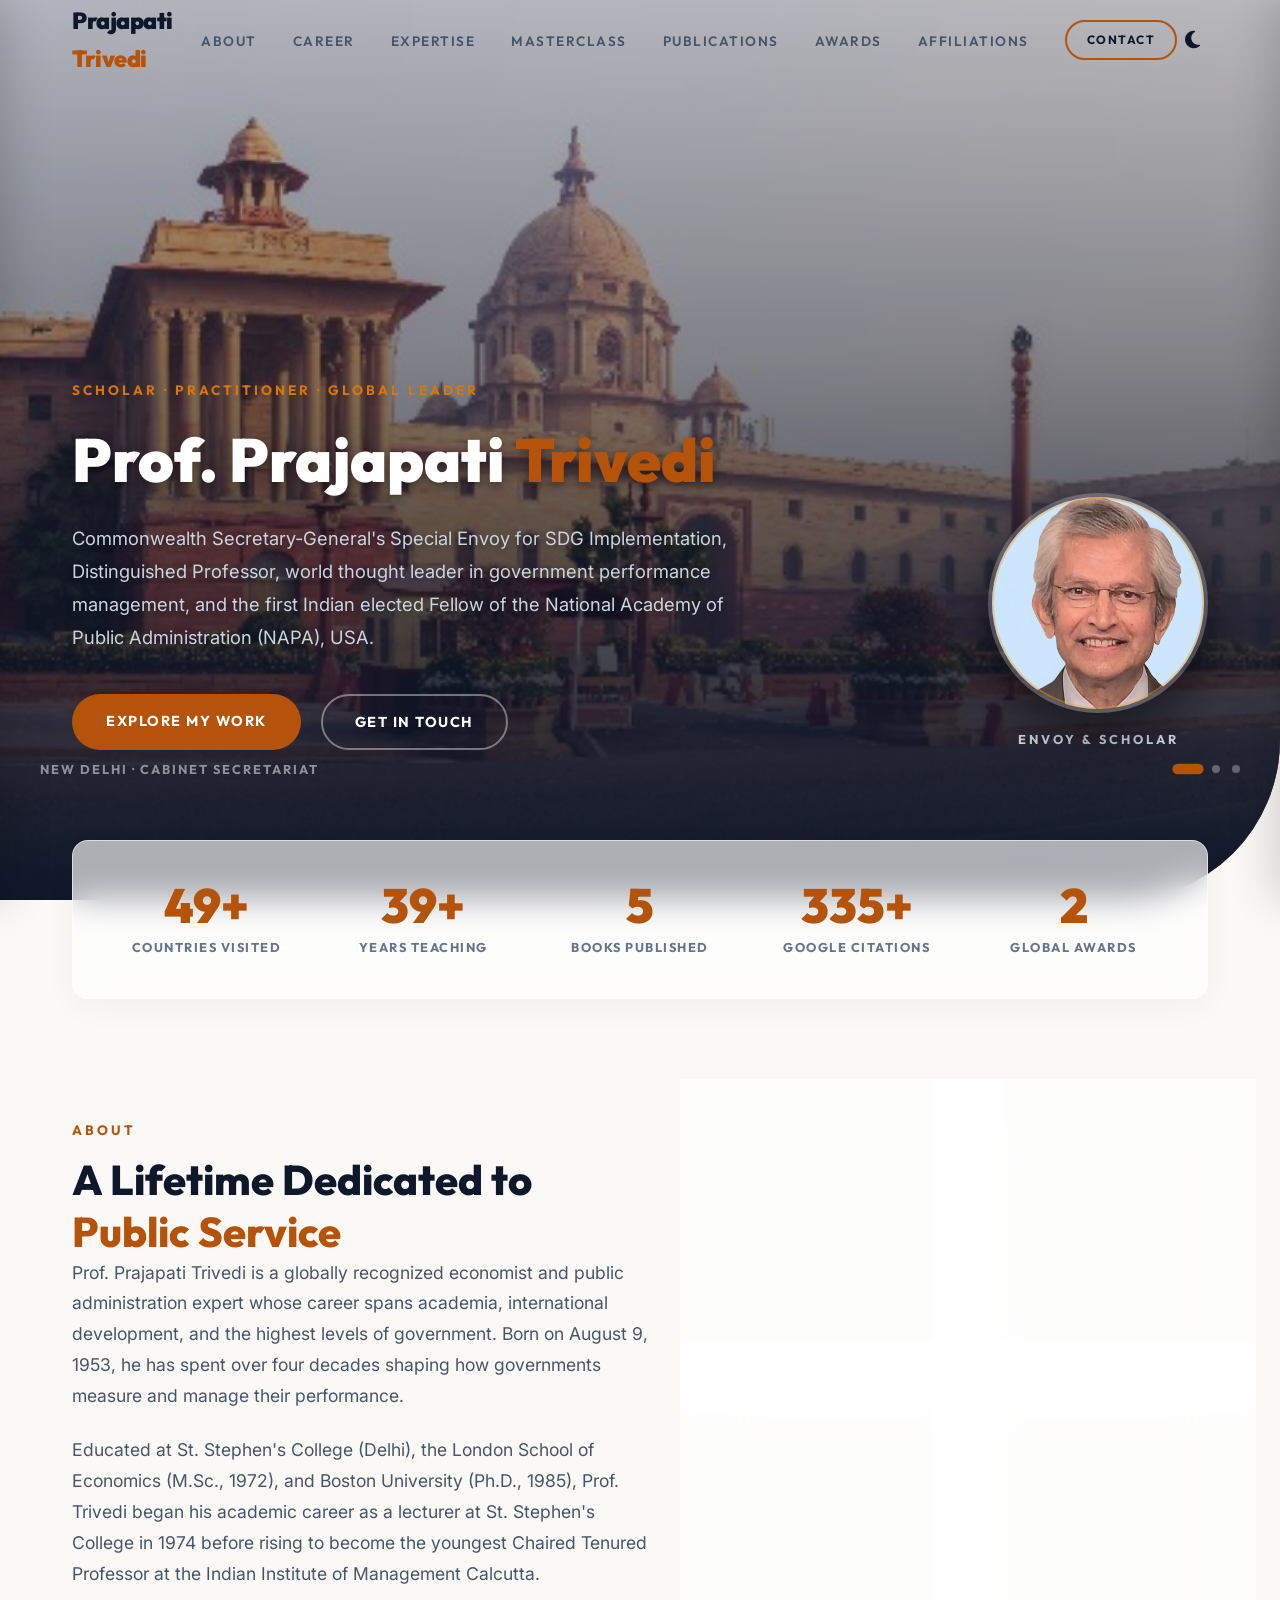
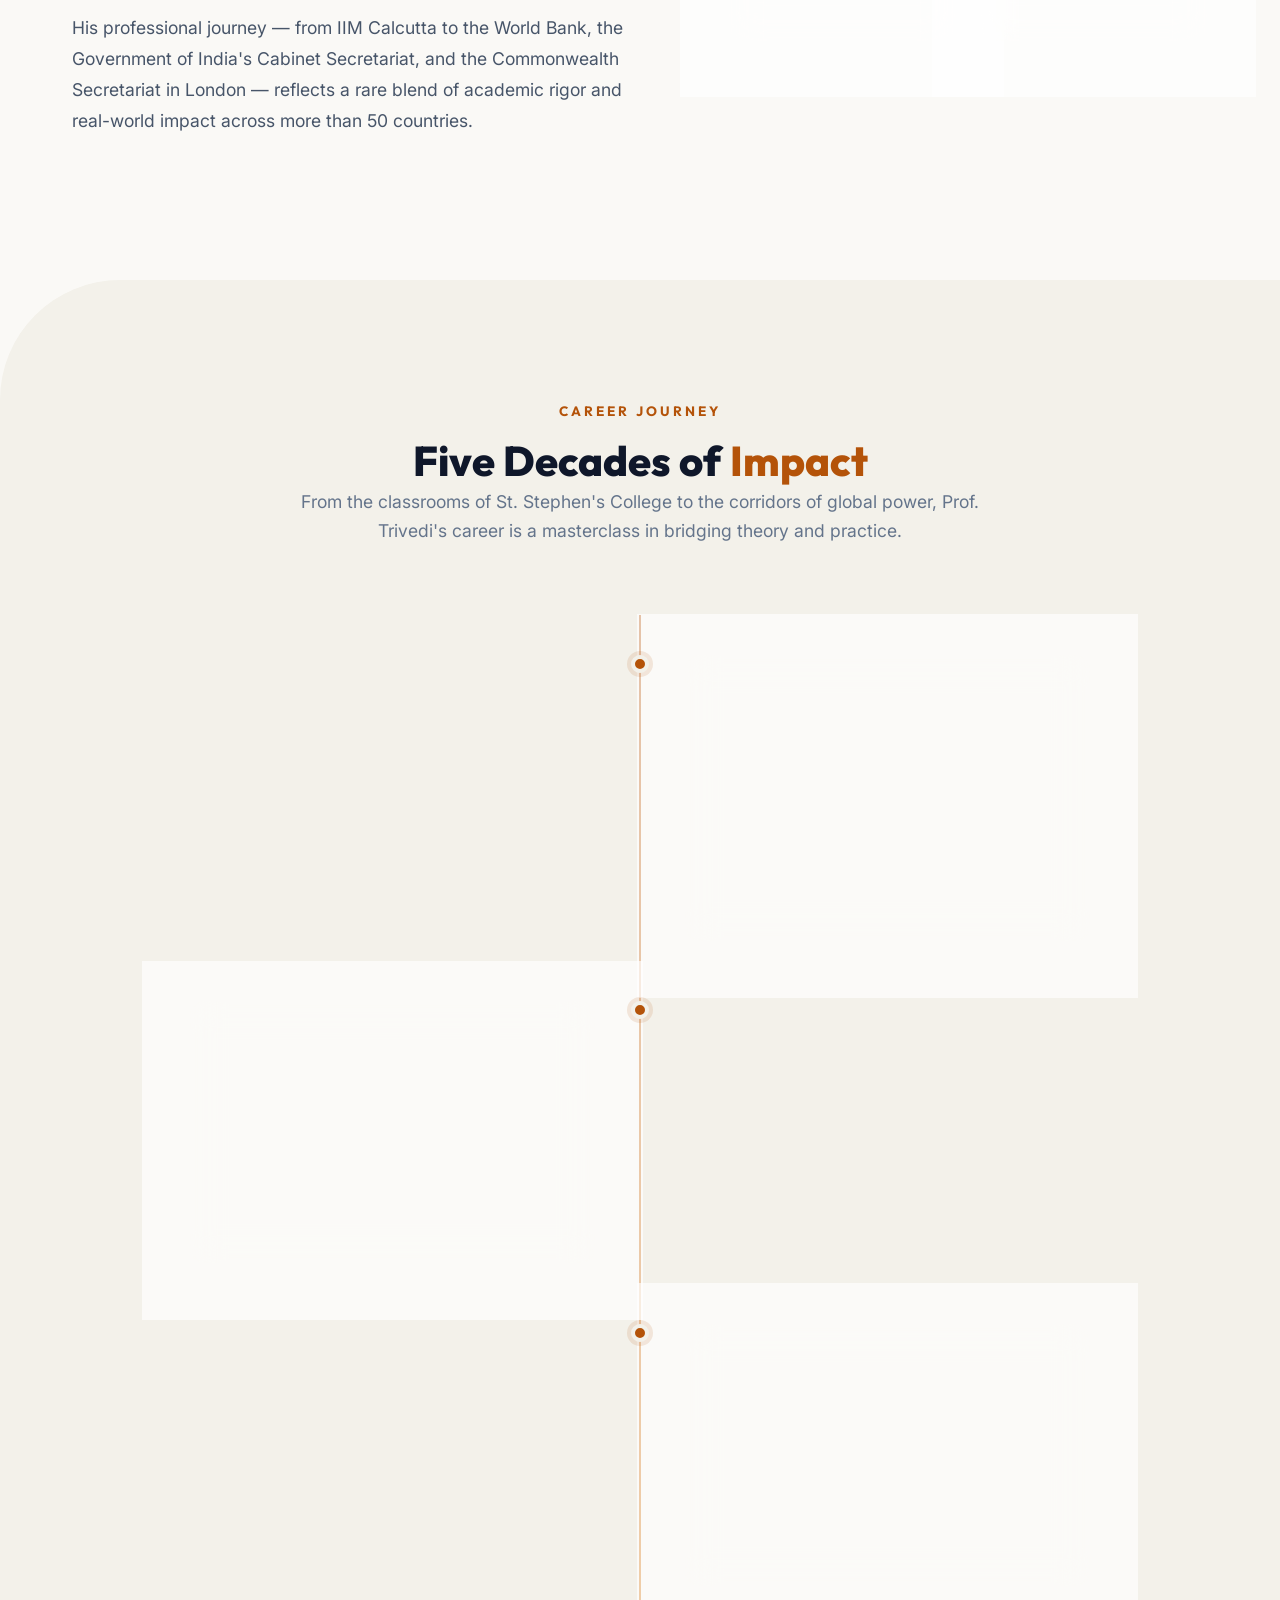
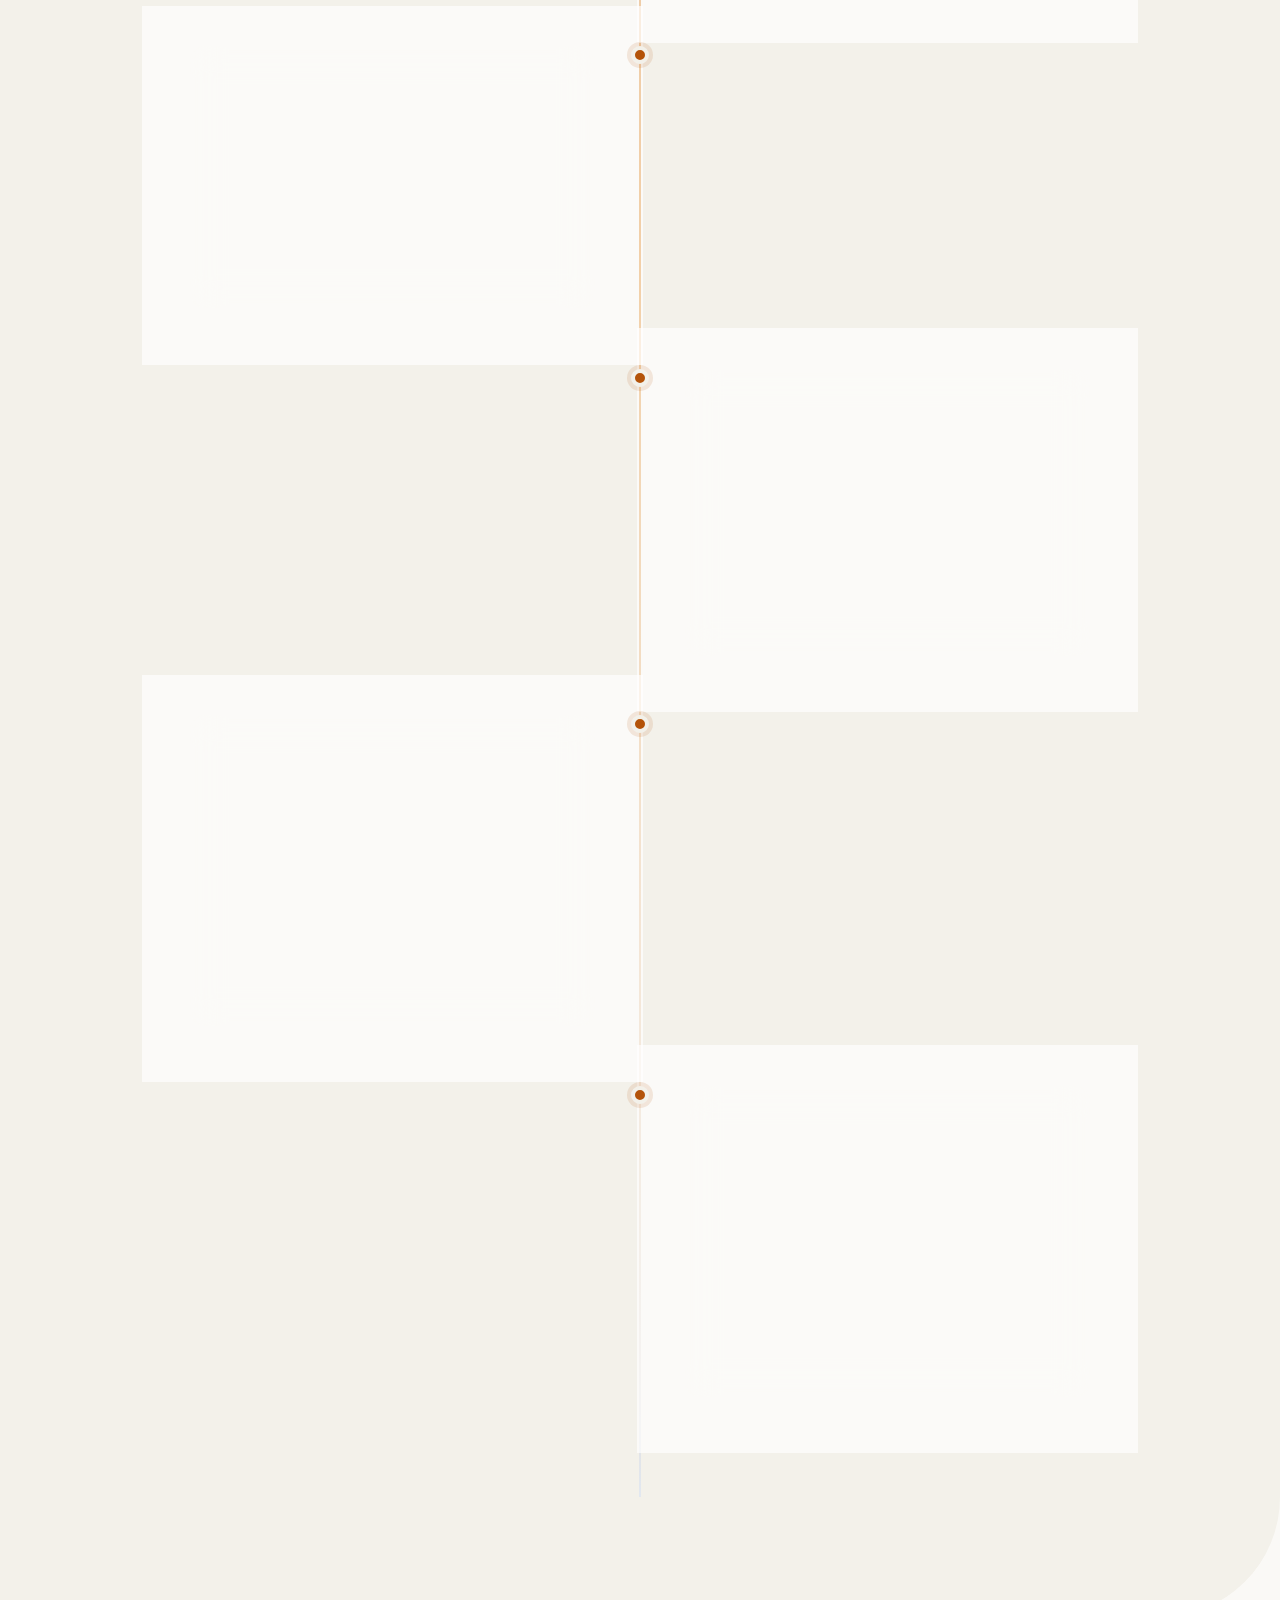
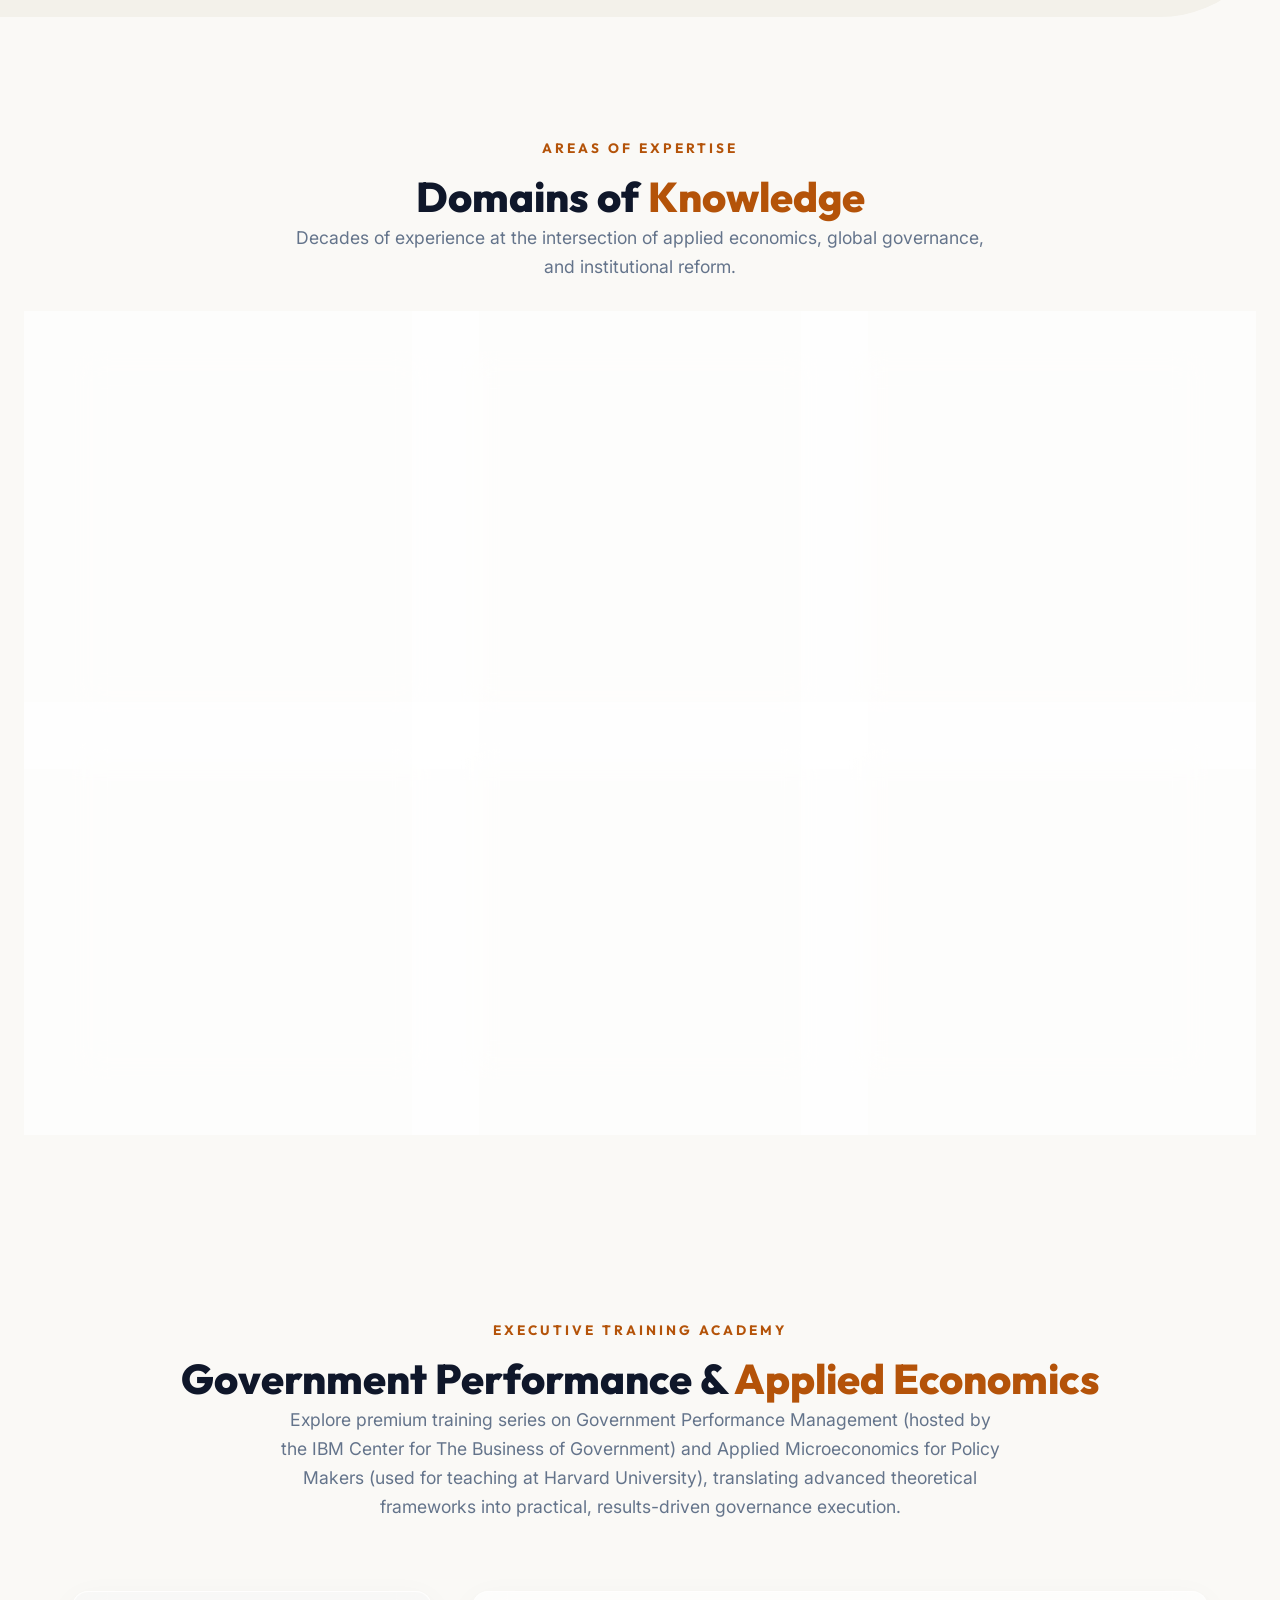
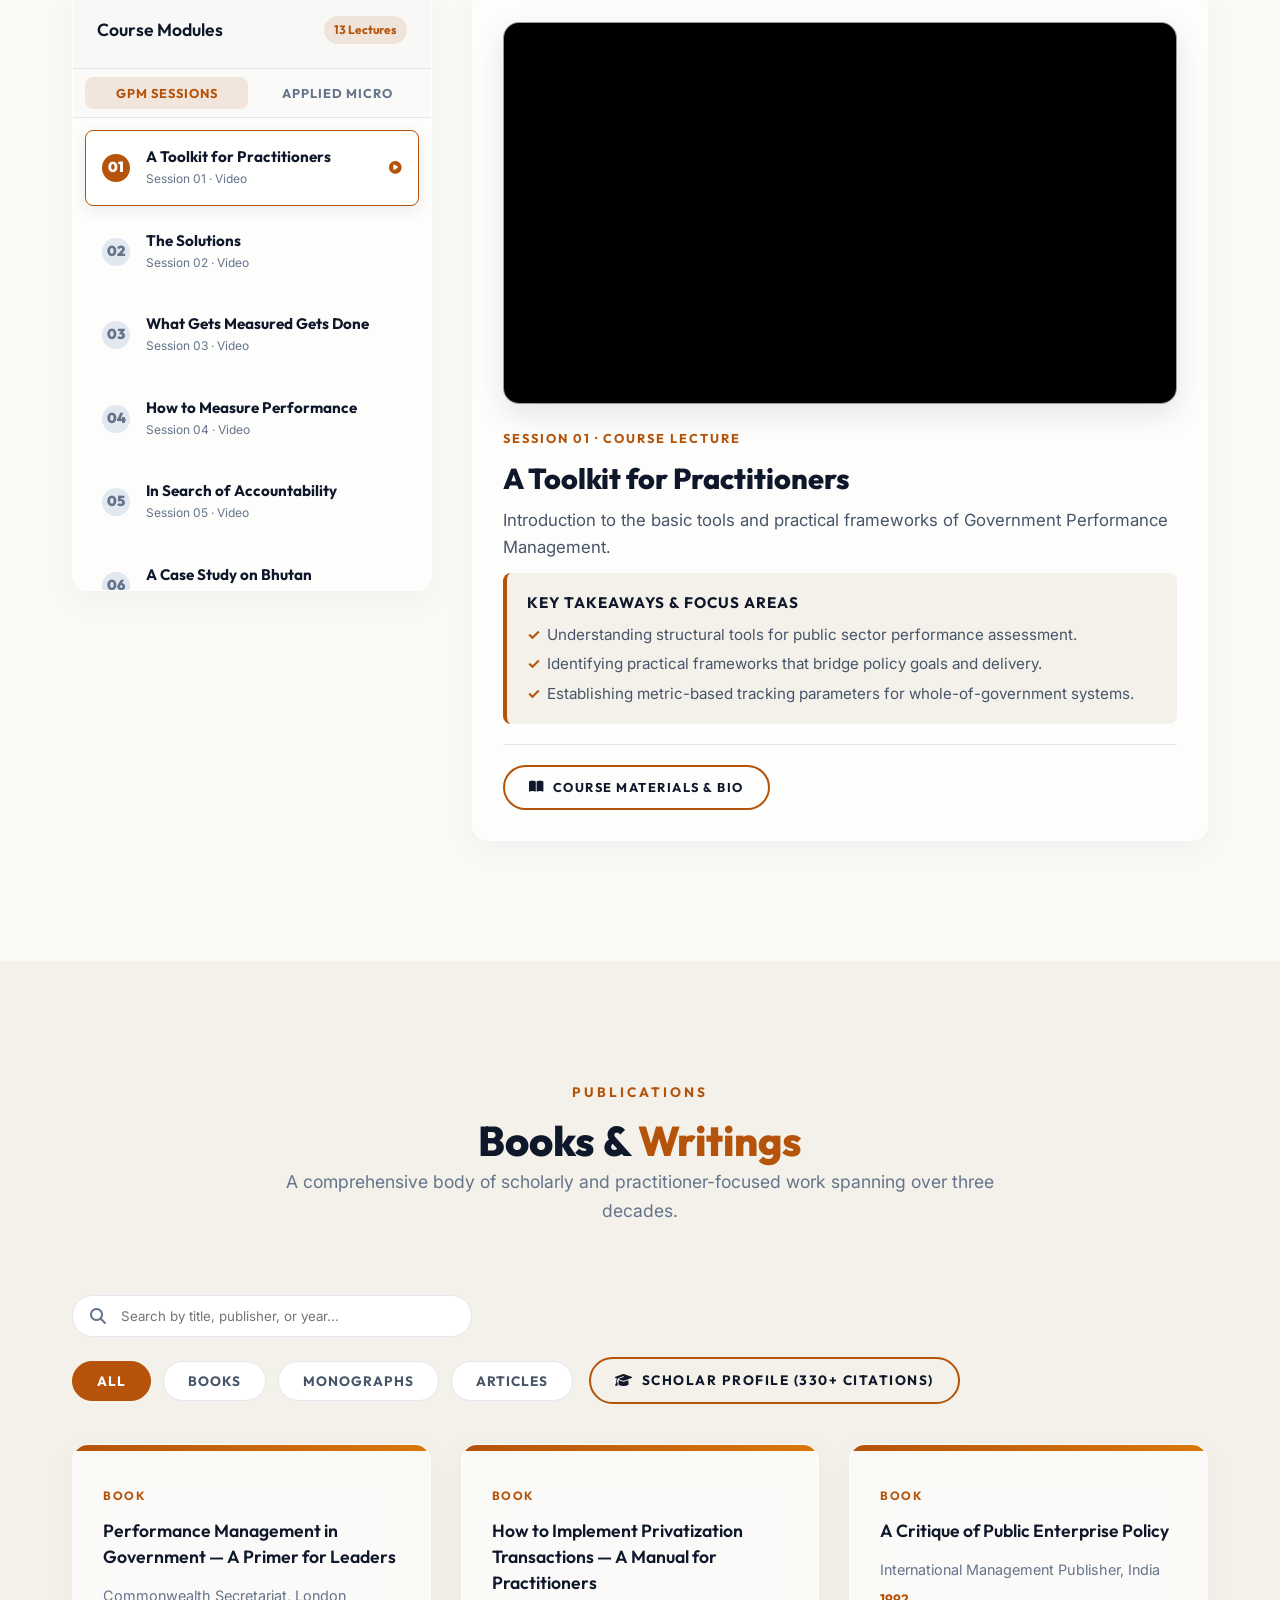
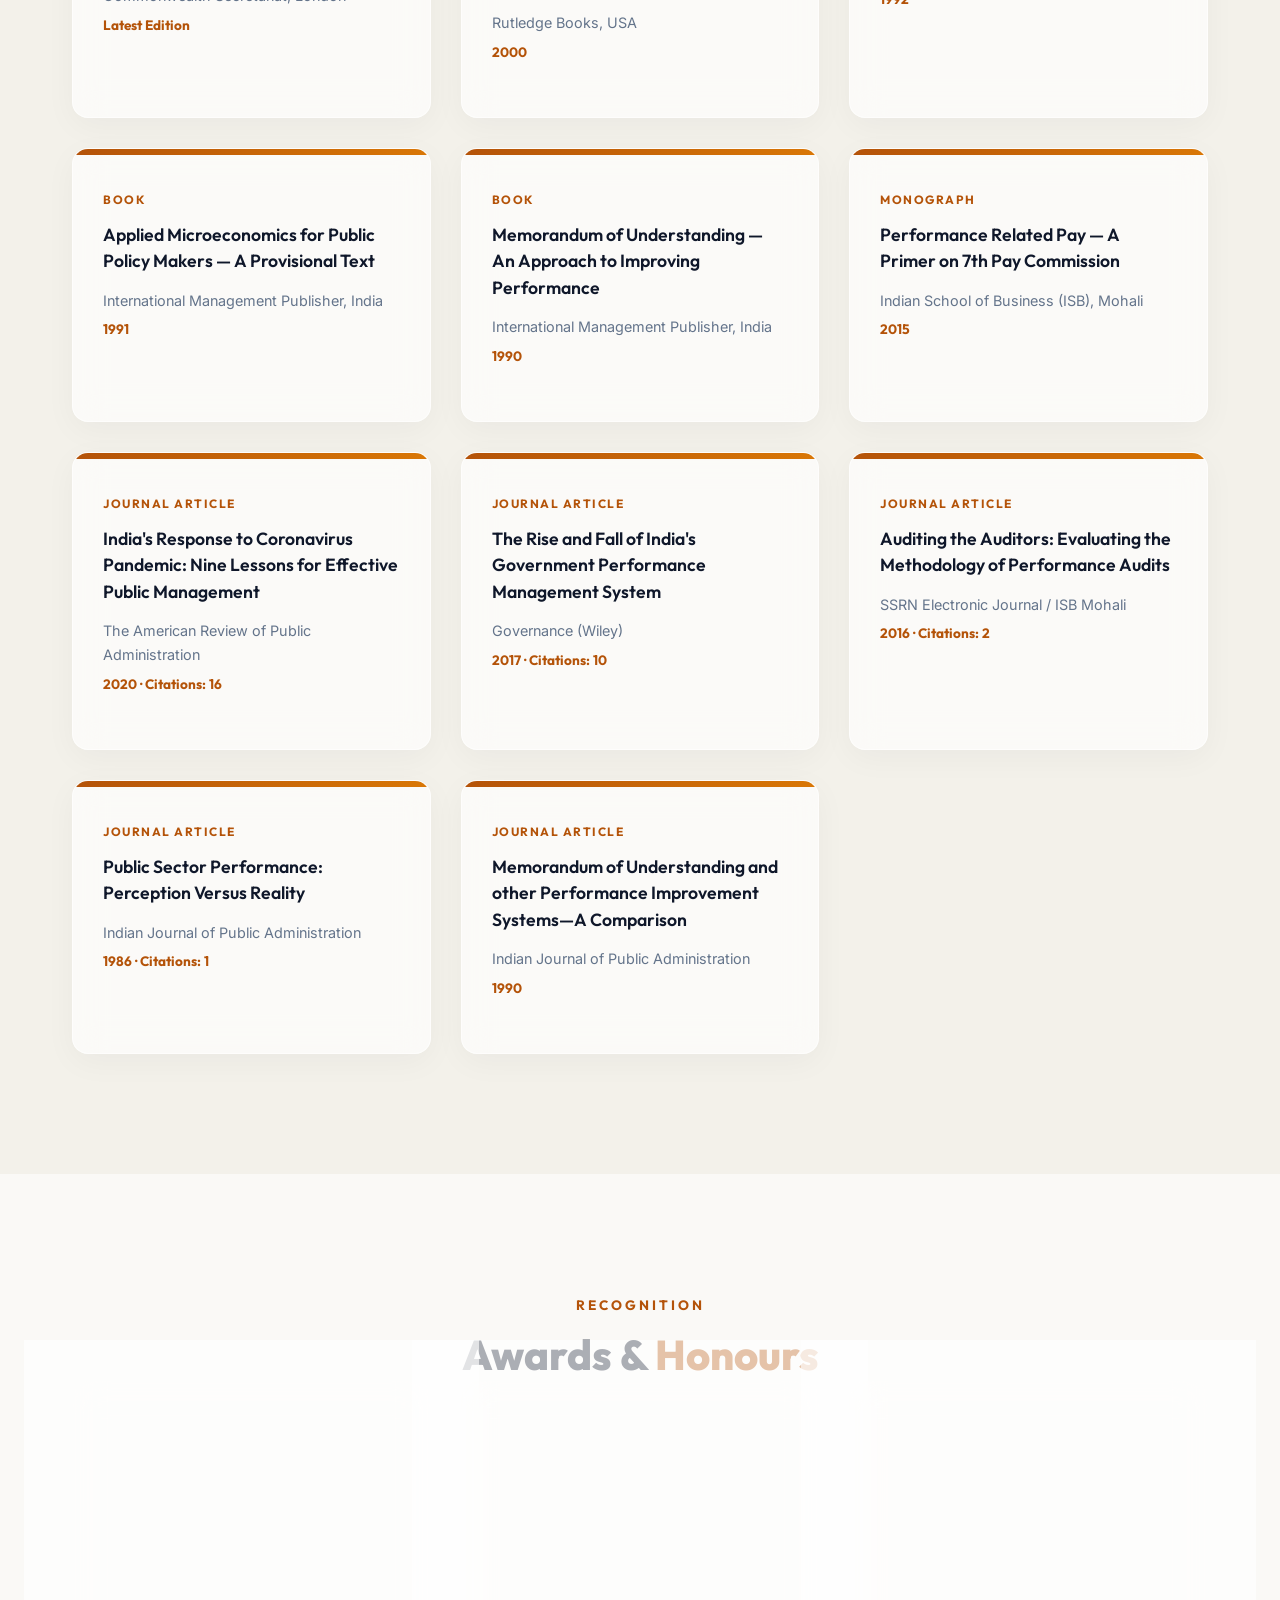
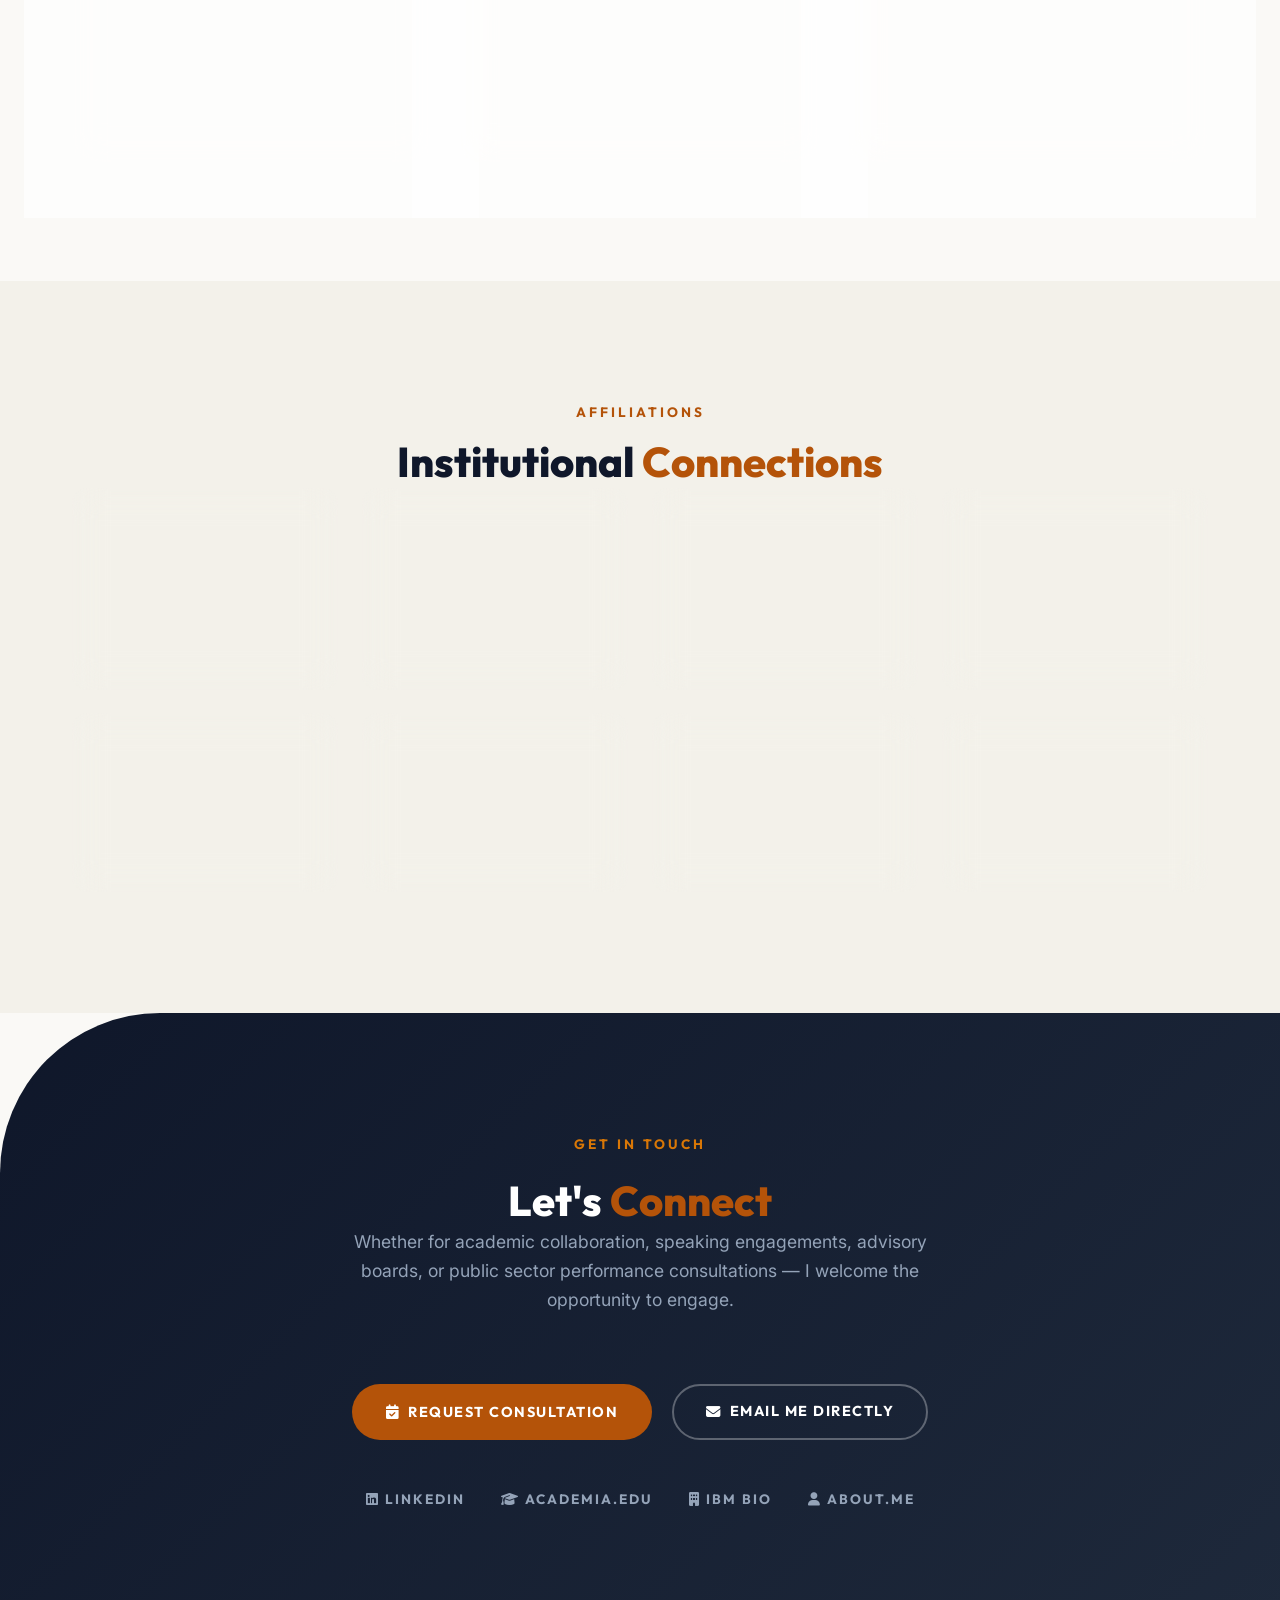
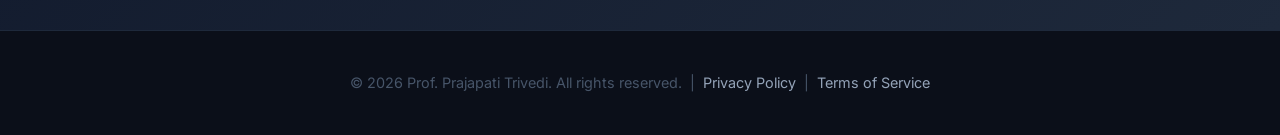
<file: index.html>
<!DOCTYPE html>
<html lang="en">
<head>
  <meta charset="UTF-8">
  <meta name="viewport" content="width=device-width, initial-scale=1.0">
  <title>Prof. Prajapati Trivedi — Scholar · Practitioner · Global Leader</title>
  <!-- Meta tags for SEO -->
  <meta name="description" content="Official portfolio of Prof. Prajapati Trivedi. Special Envoy for SDG Implementation, Distinguished Professor, world thought leader in government performance management, and NAPA Life Fellow.">
  <meta name="keywords" content="Prajapati Trivedi, Government Performance Management, SDG Special Envoy, World Bank Economist, Public Administration, Public Sector Reform, Harvard Kennedy School">
  
  <!-- Open Graph / Facebook / LinkedIn -->
  <meta property="og:type" content="website">
  <meta property="og:url" content="https://www.prajapatitrivedi.com/">
  <meta property="og:title" content="Prof. Prajapati Trivedi — Scholar · Practitioner · Global Leader">
  <meta property="og:description" content="Official portfolio of Prof. Prajapati Trivedi. Special Envoy for SDG Implementation, Distinguished Professor, world thought leader in government performance management, and NAPA Life Fellow.">
  <meta property="og:image" content="https://www.prajapatitrivedi.com/assets/avatar.png">

  <!-- Twitter -->
  <meta property="twitter:card" content="summary_large_image">
  <meta property="twitter:url" content="https://www.prajapatitrivedi.com/">
  <meta property="twitter:title" content="Prof. Prajapati Trivedi — Scholar · Practitioner · Global Leader">
  <meta property="twitter:description" content="Official portfolio of Prof. Prajapati Trivedi. Special Envoy for SDG Implementation, Distinguished Professor, world thought leader in government performance management, and NAPA Life Fellow.">
  <meta property="twitter:image" content="https://www.prajapatitrivedi.com/assets/avatar.png">

  <!-- Favicon & App Icons -->
  <link rel="icon" type="image/png" sizes="32x32" href="assets/favicon-32x32.png">
  <link rel="icon" type="image/png" sizes="16x16" href="assets/favicon-16x16.png">
  <link rel="apple-touch-icon" sizes="180x180" href="assets/apple-touch-icon.png">
  <link rel="shortcut icon" href="assets/favicon.ico">

  <!-- Stylesheets -->
  <link rel="stylesheet" href="styles.css">
  <!-- FontAwesome for icons -->
  <link rel="stylesheet" href="https://cdnjs.cloudflare.com/ajax/libs/font-awesome/6.4.0/css/all.min.css">
</head>
<body data-theme="light">

  <!-- ===== HEADER / NAV ===== -->
  <header id="header">
    <div class="container">
      <div class="nav-inner">
        <a href="#" class="logo">Prajapati <span class="accent-span">Trivedi</span></a>
        <nav id="desktop-nav">
          <ul>
            <li><a href="#about">About</a></li>
            <li><a href="#career">Career</a></li>
            <li><a href="#expertise">Expertise</a></li>
            <li><a href="#academy">Masterclass</a></li>
            <li><a href="#publications">Publications</a></li>
            <li><a href="#awards">Awards</a></li>
            <li><a href="#affiliations">Affiliations</a></li>
            <li><a href="#contact" class="btn btn-outline" style="padding: 8px 20px; font-size: 0.75rem;">Contact</a></li>
          </ul>
        </nav>
        <div class="nav-controls">
          <button class="theme-toggle-btn" id="theme-toggle" aria-label="Toggle dark/light mode">
            <i class="fa-solid fa-moon"></i>
          </button>
          <button class="mobile-toggle" id="mobile-menu-toggle" aria-label="Toggle mobile menu">
            <span></span>
            <span></span>
            <span></span>
          </button>
        </div>
      </div>
    </div>
  </header>

  <!-- ===== MOBILE NAVIGATION DRAWER ===== -->
  <div class="drawer-overlay" id="mobile-nav-overlay"></div>
  <div class="mobile-nav-drawer" id="mobile-nav-drawer">
    <div class="mobile-nav-header">
      <a href="#" class="logo">Prajapati <span class="accent-span">Trivedi</span></a>
      <button class="drawer-close" id="mobile-nav-close" aria-label="Close menu">&times;</button>
    </div>
    <ul class="mobile-nav-list">
      <li><a href="#about">About</a></li>
      <li><a href="#career">Career</a></li>
      <li><a href="#expertise">Expertise</a></li>
      <li><a href="#academy">Masterclass</a></li>
      <li><a href="#publications">Publications</a></li>
      <li><a href="#awards">Awards</a></li>
      <li><a href="#affiliations">Affiliations</a></li>
      <li><a href="#contact" class="btn btn-primary" style="text-align: center; margin-top: 20px; padding: 10px;">Contact Me</a></li>
    </ul>
  </div>

  <!-- ===== HERO SECTION ===== -->
  <section class="hero" id="hero">
    <!-- Background Carousel Slider -->
    <div class="hero-banner">
      <img src="assets/slide_delhi.jpg" alt="Raisina Hill Secretariat Buildings, New Delhi" class="slide-item active" data-caption="New Delhi · Cabinet Secretariat">
      <img src="assets/slide_london.jpg" alt="Palace of Westminster, London" class="slide-item" data-caption="London · Commonwealth Secretariat">
      <img src="assets/slide_washington.jpg" alt="United States Capitol, Washington DC" class="slide-item" data-caption="Washington DC · World Bank &amp; NAPA">
    </div>
    <div class="hero-overlay"></div>

    <!-- Active Caption and Dot Nav Controls -->
    <div class="carousel-controls">
      <div class="carousel-caption-text" id="carouselCaption">New Delhi · Cabinet Secretariat</div>
      <div class="carousel-dots" id="carouselDots">
        <button class="carousel-dot active" data-slide="0" aria-label="Slide 1"></button>
        <button class="carousel-dot" data-slide="1" aria-label="Slide 2"></button>
        <button class="carousel-dot" data-slide="2" aria-label="Slide 3"></button>
      </div>
    </div>

    <!-- Hero Content Overlay -->
    <div class="hero-content-wrapper">
      <div class="container">
        <div class="hero-grid">
          <div class="hero-text reveal-element">
            <span class="section-subtitle" style="color: var(--accent-secondary); margin-bottom: 20px;">Scholar · Practitioner · Global Leader</span>
            <h1>Prof. Prajapati <span class="accent-span">Trivedi</span></h1>
            <p>Commonwealth Secretary-General's Special Envoy for SDG Implementation, Distinguished Professor, world thought leader in government performance management, and the first Indian elected Fellow of the National Academy of Public Administration (NAPA), USA.</p>
            <div class="hero-buttons">
              <a href="#about" class="btn btn-primary">Explore My Work</a>
              <button class="btn btn-outline" style="color: #FFFFFF; border-color: rgba(255,255,255,0.4);" id="hero-contact-btn">Get in Touch</button>
            </div>
          </div>
          <div class="hero-badge-container reveal-element" style="transition-delay: 0.2s;">
            <div class="hero-avatar-wrapper">
              <img src="assets/avatar.png" alt="Prof. Prajapati Trivedi Profile Picture">
            </div>
            <span class="hero-badge-label">Envoy &amp; Scholar</span>
          </div>
        </div>
      </div>
    </div>
  </section>

  <!-- ===== FLOATING STATS BAR ===== -->
  <section class="stats-bar">
    <div class="container">
      <div class="glass-panel stats-grid reveal-element">
        <div class="stat-item">
          <div class="stat-number" data-count="50">0</div>
          <div class="stat-label">Countries Visited</div>
        </div>
        <div class="stat-item">
          <div class="stat-number" data-count="40">0</div>
          <div class="stat-label">Years Teaching</div>
        </div>
        <div class="stat-item">
          <div class="stat-number" data-count="6">0</div>
          <div class="stat-label">Books Published</div>
        </div>
        <div class="stat-item">
          <div class="stat-number" data-count="336">0</div>
          <div class="stat-label">Google Citations</div>
        </div>
        <div class="stat-item">
          <div class="stat-number" data-count="3">0</div>
          <div class="stat-label">Global Awards</div>
        </div>
      </div>
    </div>
  </section>

  <!-- ===== ABOUT ===== -->
  <section id="about" class="about section-padding">
    <div class="container">
      <div class="about-grid">
        <div class="about-text reveal-element">
          <span class="section-subtitle">About</span>
          <h2>A Lifetime Dedicated to <span class="accent-span">Public Service</span></h2>
          <p>Prof. Prajapati Trivedi is a globally recognized economist and public administration expert whose career spans academia, international development, and the highest levels of government. Born on August 9, 1953, he has spent over four decades shaping how governments measure and manage their performance.</p>
          <p>Educated at St. Stephen's College (Delhi), the London School of Economics (M.Sc., 1972), and Boston University (Ph.D., 1985), Prof. Trivedi began his academic career as a lecturer at St. Stephen's College in 1974 before rising to become the youngest Chaired Tenured Professor at the Indian Institute of Management Calcutta.</p>
          <p>His professional journey — from IIM Calcutta to the World Bank, the Government of India's Cabinet Secretariat, and the Commonwealth Secretariat in London — reflects a rare blend of academic rigor and real-world impact across more than 50 countries.</p>
        </div>
        <div class="about-highlights reveal-element" style="transition-delay: 0.2s;">
          <div class="glass-panel highlight-card">
            <div class="highlight-icon">🎓</div>
            <h4>Education</h4>
            <p>St. Stephen's College · LSE · Boston University (Ph.D. in Economics)</p>
          </div>
          <div class="glass-panel highlight-card">
            <div class="highlight-icon">🌏</div>
            <h4>Global Reach</h4>
            <p>Direct professional governance consulting spanning 50+ nations</p>
          </div>
          <div class="glass-panel highlight-card">
            <div class="highlight-icon">🏛️</div>
            <h4>Government</h4>
            <p>First Secretary of Performance Management, Government of India</p>
          </div>
          <div class="glass-panel highlight-card">
            <div class="highlight-icon">📊</div>
            <h4>World Bank</h4>
            <p>14 years of service as a Senior Economist in Washington, DC</p>
          </div>
        </div>
      </div>
    </div>
  </section>

  <!-- ===== CAREER TIMELINE ===== -->
  <section id="career" class="career section-padding">
    <div class="container">
      <div class="text-center reveal-element">
        <span class="section-subtitle">Career Journey</span>
        <h2>Five Decades of <span class="accent-span">Impact</span></h2>
        <p class="section-desc">From the classrooms of St. Stephen's College to the corridors of global power, Prof. Trivedi's career is a masterclass in bridging theory and practice.</p>
      </div>

      <div class="timeline">

        <!-- 1974–1987 -->
        <div class="timeline-item reveal-element">
          <div class="timeline-dot"></div>
          <div class="glass-panel timeline-content" data-milestone="1974">
            <div class="timeline-year">1974 – 1987</div>
            <h4>Lecturer in Economics, St. Stephen's College</h4>
            <p>Began his academic career at one of India's most prestigious colleges, teaching economics and laying the intellectual foundations for his future work in public policy.</p>
            <div class="timeline-hint">View details <i class="fa-solid fa-chevron-right"></i></div>
          </div>
        </div>

        <!-- 1985 -->
        <div class="timeline-item reveal-element">
          <div class="timeline-dot"></div>
          <div class="glass-panel timeline-content" data-milestone="1985">
            <div class="timeline-year">1985</div>
            <h4>Ph.D. in Economics, Boston University</h4>
            <p>Completed doctoral studies in economics, deepening his expertise in microeconomics, public policy analysis, and institutional performance evaluation.</p>
            <div class="timeline-hint">View details <i class="fa-solid fa-chevron-right"></i></div>
          </div>
        </div>

        <!-- 1987–1992 -->
        <div class="timeline-item reveal-element">
          <div class="timeline-dot"></div>
          <div class="glass-panel timeline-content" data-milestone="1987">
            <div class="timeline-year">1987 – 1992</div>
            <h4>STC Chair Professor, IIM Calcutta</h4>
            <p>Became the youngest Chaired Tenured Professor at IIM Calcutta, directing the Centre for Public Enterprise Management and pioneering research on public sector reform.</p>
            <div class="timeline-hint">View details <i class="fa-solid fa-chevron-right"></i></div>
          </div>
        </div>

        <!-- 1992–1994 -->
        <div class="timeline-item reveal-element">
          <div class="timeline-dot"></div>
          <div class="glass-panel timeline-content" data-milestone="1992">
            <div class="timeline-year">1992 – 1994</div>
            <h4>Economic Adviser, Government of India</h4>
            <p>Advised the Government of India on economic policy during a highly pivotal era of economic liberalization, structural adjustments, and strategic policy reforms.</p>
            <div class="timeline-hint">View details <i class="fa-solid fa-chevron-right"></i></div>
          </div>
        </div>

        <!-- 1995–2009 -->
        <div class="timeline-item reveal-element">
          <div class="timeline-dot"></div>
          <div class="glass-panel timeline-content" data-milestone="1995">
            <div class="timeline-year">1995 – 2009</div>
            <h4>Senior Economist, World Bank</h4>
            <p>Spent 14 years at the World Bank in Washington, DC, advising on governance, public enterprise privatization, and administrative performance management across developing economies worldwide.</p>
            <div class="timeline-hint">View details <i class="fa-solid fa-chevron-right"></i></div>
          </div>
        </div>

        <!-- 2009–2014 -->
        <div class="timeline-item reveal-element">
          <div class="timeline-dot"></div>
          <div class="glass-panel timeline-content" data-milestone="2009">
            <div class="timeline-year">2009 – 2014</div>
            <h4>Secretary, Performance Management & Chairman, NACWC</h4>
            <p>Served in the Prime Minister's Office Cabinet Secretariat, designing India's whole-of-government performance evaluation system. Simultaneously chaired the National Authority for Chemical Weapons Convention.</p>
            <div class="timeline-hint">View details <i class="fa-solid fa-chevron-right"></i></div>
          </div>
        </div>

        <!-- 2014–Present -->
        <div class="timeline-item reveal-element">
          <div class="timeline-dot"></div>
          <div class="glass-panel timeline-content" data-milestone="2014">
            <div class="timeline-year">2014 – Present</div>
            <h4>Global Roles: Commonwealth Special Envoy, Harvard Faculty & MDI</h4>
            <p>Currently serves as Special Envoy for SDG Implementation, Distinguished Professor at MDI Gurgaon, Visiting Economics Faculty at Harvard Kennedy School, and IBM Center Visiting Fellow.</p>
            <div class="timeline-hint">View details <i class="fa-solid fa-chevron-right"></i></div>
          </div>
        </div>

      </div>
    </div>
  </section>

  <!-- ===== AREAS OF EXPERTISE ===== -->
  <section id="expertise" class="expertise section-padding">
    <div class="container">
      <div class="text-center reveal-element">
        <span class="section-subtitle">Areas of Expertise</span>
        <h2>Domains of <span class="accent-span">Knowledge</span></h2>
        <p class="section-desc">Decades of experience at the intersection of applied economics, global governance, and institutional reform.</p>
      </div>

      <div class="expertise-grid">

        <div class="glass-panel expertise-card reveal-element">
          <div class="icon">📈</div>
          <h3>Government Performance</h3>
          <p>Designing and implementing whole-of-government performance monitoring systems. Created India's Results-Framework Document (RFD) system used across all central government departments.</p>
        </div>

        <div class="glass-panel expertise-card reveal-element" style="transition-delay: 0.1s;">
          <div class="icon">🏗️</div>
          <h3>Public Sector Reform</h3>
          <p>Global expert in privatization transactions and public enterprise management, with practical analytical frameworks adopted by major governments and international institutions.</p>
        </div>

        <div class="glass-panel expertise-card reveal-element" style="transition-delay: 0.2s;">
          <div class="icon">🌍</div>
          <h3>Sustainable Development</h3>
          <p>As Commonwealth Special Envoy for SDG Implementation, bridges the gap between high-level SDG vision and actionable national government programs across 56 member nations.</p>
        </div>

        <div class="glass-panel expertise-card reveal-element">
          <div class="icon">📐</div>
          <h3>Applied Microeconomics</h3>
          <p>Deep expertise in applying microeconomic principles to public policy analysis, with over 40 years of teaching at Harvard Kennedy School and other leading academic institutions.</p>
        </div>

        <div class="glass-panel expertise-card reveal-element" style="transition-delay: 0.1s;">
          <div class="icon">⚖️</div>
          <h3>Public Policy Analysis</h3>
          <p>Successfully bridging academic theory with practical governance challenges, advising senior government officials on policy design, implementation, and assessment frameworks.</p>
        </div>

        <div class="glass-panel expertise-card reveal-element" style="transition-delay: 0.2s;">
          <div class="icon">🤝</div>
          <h3>International Development</h3>
          <p>14 years at the World Bank and extensive work with the Commonwealth Secretariat across 50+ countries on governance reform, economic advisory, and institutional capacity building.</p>
        </div>

      </div>
    </div>
  </section>

  <!-- ===== GPM ACADEMY / MASTERCLASS ===== -->
  <section id="academy" class="academy section-padding">
    <div class="container">
      <div class="text-center reveal-element">
        <span class="section-subtitle">Executive Training Academy</span>
        <h2>Government Performance &amp; <span class="accent-span">Applied Economics</span></h2>
        <p class="section-desc">Explore premium training series on Government Performance Management (hosted by the IBM Center for The Business of Government) and Applied Microeconomics for Policy Makers (used for teaching at Harvard University), translating advanced theoretical frameworks into practical, results-driven governance execution.</p>
      </div>

      <div class="academy-grid reveal-element">
        <!-- Playlist Sidebar (Left) -->
        <div class="glass-panel academy-sidebar">
          <div class="playlist-header">
            <h4>Course Modules</h4>
            <span class="playlist-badge" id="academy-badge">13 Lectures</span>
          </div>
          <div class="academy-tabs">
            <button class="tab-btn active" data-course="gpm">GPM Sessions</button>
            <button class="tab-btn" data-course="micro">Applied Micro</button>
          </div>
          <div class="playlist-scroll" id="academy-playlist">
            <!-- Dynamic elements will be injected here via JavaScript -->
          </div>
        </div>

        <!-- Theater Media Player Card (Right) -->
        <div class="glass-panel theater-card">
          <div class="video-wrapper">
            <iframe id="theater-player" src="https://drive.google.com/file/d/1OBC6t2ho2peyFLV_Y9kuBD8WeJP9_4eH/preview" allow="autoplay; encrypted-media; fullscreen" allowfullscreen></iframe>
          </div>
          
          <div class="theater-info">
            <span class="session-label" id="theater-session-label">Session 01 · Course Lecture</span>
            <h3 id="theater-session-title">A Toolkit for Practitioners</h3>
            <p id="theater-session-desc" class="session-desc">Introduction to the basic tools and practical frameworks of Government Performance Management.</p>
            
            <div class="session-highlights">
              <h5>Key Takeaways &amp; Focus Areas</h5>
              <ul id="theater-session-takeaways">
                <li>Understanding structural tools for public sector performance assessment.</li>
                <li>Identifying practical frameworks that bridge policy goals and delivery.</li>
                <li>Establishing metric-based tracking parameters for whole-of-government systems.</li>
              </ul>
            </div>

            <div class="theater-footer">
              <a href="https://www.businessofgovernment.org/Government-Performance-Management" target="_blank" class="btn btn-outline" style="font-size: 0.8rem; padding: 10px 24px; border-radius: var(--radius-full);">
                <i class="fa-solid fa-book-open"></i> Course Materials &amp; Bio
              </a>
            </div>
          </div>
        </div>
      </div>
    </div>
  </section>

  <!-- ===== PUBLICATIONS ===== -->
  <section id="publications" class="publications section-padding">
    <div class="container">
      <div class="text-center reveal-element">
        <span class="section-subtitle">Publications</span>
        <h2>Books &amp; <span class="accent-span">Writings</span></h2>
        <p class="section-desc">A comprehensive body of scholarly and practitioner-focused work spanning over three decades.</p>
      </div>

      <!-- Live Search & Filtering Controls -->
      <div class="pub-controls reveal-element">
        <div class="pub-search-wrapper">
          <i class="fa-solid fa-magnifying-glass search-icon"></i>
          <input type="text" id="pub-search" placeholder="Search by title, publisher, or year...">
        </div>
        <div style="display: flex; gap: 16px; align-items: center; flex-wrap: wrap;">
          <div class="pub-filters">
            <button class="filter-btn active" data-filter="all">All</button>
            <button class="filter-btn" data-filter="book">Books</button>
            <button class="filter-btn" data-filter="monograph">Monographs</button>
            <button class="filter-btn" data-filter="journal">Articles</button>
          </div>
          <a href="https://scholar.google.com/citations?user=jY1iPbsAAAAJ&hl=en" target="_blank" class="btn btn-outline" style="padding: 10px 24px; font-size: 0.85rem; font-weight: 700; border-radius: var(--radius-full); display: inline-flex; align-items: center; gap: 8px;">
            <i class="fa-solid fa-graduation-cap"></i> Scholar Profile (330+ Citations)
          </a>
        </div>
      </div>

      <div class="pub-grid" id="publications-grid">

        <!-- Pub 1 -->
        <div class="glass-panel pub-card reveal-element" data-type="book">
          <div class="pub-card-header"></div>
          <div class="pub-card-body">
            <span class="pub-tag">Book</span>
            <h4>Performance Management in Government — A Primer for Leaders</h4>
            <p class="pub-publisher">Commonwealth Secretariat, London</p>
            <p class="pub-year">Latest Edition</p>
          </div>
        </div>

        <!-- Pub 2 -->
        <div class="glass-panel pub-card reveal-element" data-type="book" style="transition-delay: 0.1s;">
          <div class="pub-card-header"></div>
          <div class="pub-card-body">
            <span class="pub-tag">Book</span>
            <h4>How to Implement Privatization Transactions — A Manual for Practitioners</h4>
            <p class="pub-publisher">Rutledge Books, USA</p>
            <p class="pub-year">2000</p>
          </div>
        </div>

        <!-- Pub 3 -->
        <div class="glass-panel pub-card reveal-element" data-type="book" style="transition-delay: 0.2s;">
          <div class="pub-card-header"></div>
          <div class="pub-card-body">
            <span class="pub-tag">Book</span>
            <h4>A Critique of Public Enterprise Policy</h4>
            <p class="pub-publisher">International Management Publisher, India</p>
            <p class="pub-year">1992</p>
          </div>
        </div>

        <!-- Pub 4 -->
        <div class="glass-panel pub-card reveal-element" data-type="book">
          <div class="pub-card-header"></div>
          <div class="pub-card-body">
            <span class="pub-tag">Book</span>
            <h4>Applied Microeconomics for Public Policy Makers — A Provisional Text</h4>
            <p class="pub-publisher">International Management Publisher, India</p>
            <p class="pub-year">1991</p>
          </div>
        </div>

        <!-- Pub 5 -->
        <div class="glass-panel pub-card reveal-element" data-type="book" style="transition-delay: 0.1s;">
          <div class="pub-card-header"></div>
          <div class="pub-card-body">
            <span class="pub-tag">Book</span>
            <h4>Memorandum of Understanding — An Approach to Improving Performance</h4>
            <p class="pub-publisher">International Management Publisher, India</p>
            <p class="pub-year">1990</p>
          </div>
        </div>

        <!-- Pub 6 -->
        <div class="glass-panel pub-card reveal-element" data-type="monograph" style="transition-delay: 0.2s;">
          <div class="pub-card-header"></div>
          <div class="pub-card-body">
            <span class="pub-tag">Monograph</span>
            <h4>Performance Related Pay — A Primer on 7th Pay Commission</h4>
            <p class="pub-publisher">Indian School of Business (ISB), Mohali</p>
            <p class="pub-year">2015</p>
          </div>
        </div>

        <!-- Pub 7 -->
        <div class="glass-panel pub-card reveal-element" data-type="journal">
          <div class="pub-card-header"></div>
          <div class="pub-card-body">
            <span class="pub-tag">Journal Article</span>
            <h4>India's Response to Coronavirus Pandemic: Nine Lessons for Effective Public Management</h4>
            <p class="pub-publisher">The American Review of Public Administration</p>
            <p class="pub-year">2020 · Citations: 16</p>
          </div>
        </div>

        <!-- Pub 8 -->
        <div class="glass-panel pub-card reveal-element" data-type="journal" style="transition-delay: 0.1s;">
          <div class="pub-card-header"></div>
          <div class="pub-card-body">
            <span class="pub-tag">Journal Article</span>
            <h4>The Rise and Fall of India's Government Performance Management System</h4>
            <p class="pub-publisher">Governance (Wiley)</p>
            <p class="pub-year">2017 · Citations: 10</p>
          </div>
        </div>

        <!-- Pub 9 -->
        <div class="glass-panel pub-card reveal-element" data-type="journal" style="transition-delay: 0.2s;">
          <div class="pub-card-header"></div>
          <div class="pub-card-body">
            <span class="pub-tag">Journal Article</span>
            <h4>Auditing the Auditors: Evaluating the Methodology of Performance Audits</h4>
            <p class="pub-publisher">SSRN Electronic Journal / ISB Mohali</p>
            <p class="pub-year">2016 · Citations: 2</p>
          </div>
        </div>

        <!-- Pub 10 -->
        <div class="glass-panel pub-card reveal-element" data-type="journal">
          <div class="pub-card-header"></div>
          <div class="pub-card-body">
            <span class="pub-tag">Journal Article</span>
            <h4>Public Sector Performance: Perception Versus Reality</h4>
            <p class="pub-publisher">Indian Journal of Public Administration</p>
            <p class="pub-year">1986 · Citations: 1</p>
          </div>
        </div>

        <!-- Pub 11 -->
        <div class="glass-panel pub-card reveal-element" data-type="journal" style="transition-delay: 0.1s;">
          <div class="pub-card-header"></div>
          <div class="pub-card-body">
            <span class="pub-tag">Journal Article</span>
            <h4>Memorandum of Understanding and other Performance Improvement Systems—A Comparison</h4>
            <p class="pub-publisher">Indian Journal of Public Administration</p>
            <p class="pub-year">1990</p>
          </div>
        </div>

      </div>
    </div>
  </section>

  <!-- ===== AWARDS ===== -->
  <section id="awards" class="awards section-padding">
    <div class="container">
      <div class="text-center reveal-element">
        <span class="section-subtitle">Recognition</span>
        <h2>Awards &amp; <span class="accent-span">Honours</span></h2>
      </div>

      <div class="awards-grid">

        <div class="glass-panel award-card reveal-element">
          <div class="award-icon-box">
            <i class="fa-solid fa-trophy"></i>
          </div>
          <h4>International Public Administration Award</h4>
          <p>First Indian to receive this prestigious global award recognizing significant contributions to the theory and practice of public administration worldwide.</p>
          <span class="award-org">ASPA · 2017</span>
        </div>

        <div class="glass-panel award-card reveal-element" style="transition-delay: 0.1s;">
          <div class="award-icon-box">
            <i class="fa-solid fa-award"></i>
          </div>
          <h4>Life Fellow, NAPA</h4>
          <p>First Indian elected as a Life Fellow of the National Academy of Public Administration, acknowledging outstanding lifetime leadership in governance and public sector reforms.</p>
          <span class="award-org">NAPA, Washington DC</span>
        </div>

        <div class="glass-panel award-card reveal-element" style="transition-delay: 0.2s;">
          <div class="award-icon-box">
            <i class="fa-solid fa-medal"></i>
          </div>
          <h4>Harry Hatry Practices Award</h4>
          <p>Awarded for exceptional teaching, training, and institutional consultation in performance management that has shaped administrative policies globally.</p>
          <span class="award-org">CAP &amp; ASPA · 2019</span>
        </div>

      </div>
    </div>
  </section>

  <!-- ===== AFFILIATIONS ===== -->
  <section id="affiliations" class="affiliations section-padding">
    <div class="container">
      <div class="text-center reveal-element">
        <span class="section-subtitle">Affiliations</span>
        <h2>Institutional <span class="accent-span">Connections</span></h2>
      </div>

      <div class="affiliation-grid">

        <!-- HKS -->
        <div class="glass-panel affiliation-card reveal-element" data-aff="hks">
          <span class="aff-icon">🏫</span>
          <h4>Harvard Kennedy School</h4>
          <p>Visiting Economics Faculty</p>
        </div>

        <!-- Commonwealth -->
        <div class="glass-panel affiliation-card reveal-element" data-aff="comm" style="transition-delay: 0.1s;">
          <span class="aff-icon">🌐</span>
          <h4>Commonwealth Secretariat</h4>
          <p>Special Envoy for SDG Implementation</p>
        </div>

        <!-- MDI -->
        <div class="glass-panel affiliation-card reveal-element" data-aff="mdi" style="transition-delay: 0.2s;">
          <span class="aff-icon">📚</span>
          <h4>MDI Gurgaon</h4>
          <p>Distinguished Professor</p>
        </div>

        <!-- IBM -->
        <div class="glass-panel affiliation-card reveal-element" data-aff="ibm" style="transition-delay: 0.3s;">
          <span class="aff-icon">💼</span>
          <h4>IBM Center</h4>
          <p>Visiting International Fellow</p>
        </div>

        <!-- NAPA -->
        <div class="glass-panel affiliation-card reveal-element" data-aff="napa">
          <span class="aff-icon">🏛️</span>
          <h4>NAPA</h4>
          <p>Life Fellow (First Indian Elected)</p>
        </div>

        <!-- ISID -->
        <div class="glass-panel affiliation-card reveal-element" data-aff="isid" style="transition-delay: 0.1s;">
          <span class="aff-icon">🔬</span>
          <h4>ISID, New Delhi</h4>
          <p>Board Member</p>
        </div>

        <!-- ITRHD -->
        <div class="glass-panel affiliation-card reveal-element" data-aff="itrhd" style="transition-delay: 0.2s;">
          <span class="aff-icon">🏘️</span>
          <h4>ITRHD</h4>
          <p>Board Member</p>
        </div>

        <!-- IILM -->
        <div class="glass-panel affiliation-card reveal-element" data-aff="iilm" style="transition-delay: 0.3s;">
          <span class="aff-icon">🎓</span>
          <h4>IILM University</h4>
          <p>Board, School of Management</p>
        </div>

      </div>
    </div>
  </section>

  <!-- ===== CTA / CONTACT ===== -->
  <section id="contact" class="contact-section section-padding">
    <div class="container">
      <div class="contact-wrapper text-center reveal-element">
        <span class="section-subtitle" style="color: var(--accent-secondary); margin-bottom: 20px;">Get in Touch</span>
        <h2>Let's <span class="accent-span">Connect</span></h2>
        <p class="section-desc">Whether for academic collaboration, speaking engagements, advisory boards, or public sector performance consultations — I welcome the opportunity to engage.</p>
        
        <div class="contact-btn-box">
          <button class="btn btn-primary" id="open-booking-btn">
            <i class="fa-solid fa-calendar-check"></i> Request Consultation
          </button>
          <a href="mailto:contact@prajapatitrivedi.com" class="btn btn-outline" style="color: #FFFFFF; border-color: rgba(255,255,255,0.3);">
            <i class="fa-solid fa-envelope"></i> Email Me Directly
          </a>
        </div>

        <div class="contact-grid-links">
          <a href="https://www.linkedin.com/in/prajapati-trivedi-0b075054/" target="_blank" class="contact-link-item">
            <i class="fa-brands fa-linkedin"></i> LinkedIn
          </a>
          <a href="https://independent.academia.edu/PrajapatiTrivedi" target="_blank" class="contact-link-item">
            <i class="fa-solid fa-graduation-cap"></i> Academia.edu
          </a>
          <a href="https://www.businessofgovernment.org/bio/prajapati-trivedi" target="_blank" class="contact-link-item">
            <i class="fa-solid fa-building"></i> IBM Bio
          </a>
          <a href="https://about.me/prajapati.trivedi" target="_blank" class="contact-link-item">
            <i class="fa-solid fa-user"></i> About.me
          </a>
        </div>
      </div>
    </div>
  </section>

  <!-- ===== FOOTER ===== -->
  <footer>
    <div class="container">
      <p>&copy; 2026 Prof. Prajapati Trivedi. All rights reserved. &nbsp;|&nbsp; <a href="#">Privacy Policy</a> &nbsp;|&nbsp; <a href="#">Terms of Service</a></p>
    </div>
  </footer>

  <!-- ===== INTERACTIVE GLASSMORPHIC TIMELINE DETAIL DRAWER ===== -->
  <div class="drawer-overlay" id="drawer-overlay"></div>
  <div class="side-drawer" id="milestone-drawer">
    <div class="drawer-header">
      <h3 id="drawer-header-title">Career Detail</h3>
      <button class="drawer-close" id="drawer-close" aria-label="Close details">&times;</button>
    </div>
    <div class="drawer-body">
      <span class="drawer-year" id="drawer-year">1974</span>
      <h4 class="drawer-title" id="drawer-title">Title goes here</h4>
      <div class="drawer-content" id="drawer-content">
        <!-- Dyn injected Content -->
      </div>
    </div>
  </div>

  <!-- ===== INTERACTIVE BOOKING WIZARD MODAL ===== -->
  <div class="modal-overlay" id="booking-modal-overlay">
    <div class="wizard-modal">
      <div class="wizard-header">
        <div class="wizard-title">
          <h3>Request Consultation</h3>
          <p style="font-size: 0.8rem; color: var(--text-muted); margin-bottom: 0;" id="wizard-subtitle">Step 1 of 3: Select Inquiry Type</p>
        </div>
        <button class="drawer-close" id="booking-close" aria-label="Close booking">&times;</button>
        <div class="wizard-progress">
          <div class="wizard-progress-bar" id="wizard-progress-bar"></div>
        </div>
      </div>

      <form id="consultation-form">
        <div class="wizard-body">
          
          <!-- STEP 1: INQUIRY TYPE -->
          <div class="wizard-step active" data-step="1">
            <p style="margin-bottom: 24px;">Please select the primary area of interest for your inquiry:</p>
            <div class="options-grid">
              <div class="option-card" data-value="Speaking Engagement">
                <span class="icon">🎙️</span>
                <span>Keynote Speaking</span>
              </div>
              <div class="option-card" data-value="Policy Consultation">
                <span class="icon">🏛️</span>
                <span>Policy Advisory</span>
              </div>
              <div class="option-card" data-value="Academic Collaboration">
                <span class="icon">📚</span>
                <span>Academic Work</span>
              </div>
              <div class="option-card" data-value="Board / Panel Request">
                <span class="icon">🤝</span>
                <span>Board / Panels</span>
              </div>
            </div>
            <input type="hidden" id="inquiry-type" name="inquiryType" required>
          </div>

          <!-- STEP 2: CONTACT DETAILS -->
          <div class="wizard-step" data-step="2">
            <div class="form-group">
              <label for="form-name">Your Full Name *</label>
              <input type="text" class="form-control" id="form-name" name="name" required placeholder="Dr. Jane Smith">
            </div>
            <div class="form-group">
              <label for="form-email">Work Email Address *</label>
              <input type="email" class="form-control" id="form-email" name="email" required placeholder="smith@university.edu">
            </div>
            <div class="form-group">
              <label for="form-org">Organization / Institution *</label>
              <input type="text" class="form-control" id="form-org" name="organization" required placeholder="Global Institute of Governance">
            </div>
          </div>

          <!-- STEP 3: MESSAGE DETAILS -->
          <div class="wizard-step" data-step="3">
            <div class="form-group">
              <label for="form-message">Describe Your Inquiry / Event Details *</label>
              <textarea class="form-control" id="form-message" name="message" required placeholder="Please describe the objective of the request, date proposals, or structural consultation scope..."></textarea>
            </div>
          </div>

          <!-- STEP 4: SUCCESS BANNER -->
          <div class="wizard-step" data-step="4">
            <div class="wizard-success-state">
              <div class="success-icon-box">
                <i class="fa-solid fa-circle-check"></i>
              </div>
              <h3>Request Submitted</h3>
              <p style="color: var(--text-muted); margin-top: 10px;">Thank you for reaching out. Prof. Trivedi's administrative team will review your inquiry and get back to you shortly.</p>
            </div>
          </div>

        </div>

        <div class="wizard-footer" id="wizard-footer">
          <button type="button" class="btn btn-outline" id="prev-step" style="opacity: 0; pointer-events: none; padding: 10px 24px;">Back</button>
          <button type="button" class="btn btn-primary" id="next-step" style="padding: 10px 24px;">Continue</button>
        </div>
      </form>
    </div>
  </div>

  <!-- JavaScript Modules -->
  <script src="app.js"></script>
</body>
</html>
</file>
<file: styles.css>
/* ==========================================================================
   CSS DESIGN SYSTEM — PROF. PRAJAPATI TRIVEDI PORTFOLIO
   ========================================================================== */

@import url('https://fonts.googleapis.com/css2?family=Inter:wght@300;400;500;600;700&family=Outfit:wght@300;400;500;600;700;800;900&display=swap');

/* ===== VARIABLES & CORE THEMES ===== */
:root {
  /* Dynamic Palette - Default Light Parchment Theme */
  --bg-primary: #FAF9F6;
  --bg-secondary: #F3F1EA;
  --bg-tertiary: #FFFFFF;
  --text-primary: #0F172A;
  --text-secondary: #475569;
  --text-muted: #64748B;
  --accent-primary: #B45309; /* Warm Amber */
  --accent-secondary: #D97706;
  --accent-hover: #92400E;
  --accent-glow: rgba(180, 83, 9, 0.12);
  --glass-bg: rgba(255, 255, 255, 0.65);
  --glass-border: rgba(255, 255, 255, 0.6);
  --border-color: #E2E8F0;
  --shadow-color: rgba(15, 23, 42, 0.04);
  --shadow-hover: rgba(15, 23, 42, 0.08);
  --overlay-bg: rgba(15, 23, 42, 0.4);

  /* Constants */
  --font-display: 'Outfit', sans-serif;
  --font-body: 'Inter', sans-serif;
  --transition-smooth: all 0.4s cubic-bezier(0.16, 1, 0.3, 1);
  --transition-fast: all 0.2s ease;
  --radius-sm: 8px;
  --radius-md: 16px;
  --radius-lg: 24px;
  --radius-full: 9999px;
  --container-width: 1200px;
}

[data-theme="dark"] {
  /* Dynamic Palette - Midnight Gold Theme */
  --bg-primary: #0F172A;
  --bg-secondary: #1E293B;
  --bg-tertiary: #1E293B;
  --text-primary: #F8FAFC;
  --text-secondary: #CBD5E1;
  --text-muted: #94A3B8;
  --accent-primary: #F59E0B; /* Golden Amber */
  --accent-secondary: #FBBF24;
  --accent-hover: #D97706;
  --accent-glow: rgba(245, 158, 11, 0.12);
  --glass-bg: rgba(30, 41, 59, 0.6);
  --glass-border: rgba(255, 255, 255, 0.06);
  --border-color: #334155;
  --shadow-color: rgba(0, 0, 0, 0.2);
  --shadow-hover: rgba(0, 0, 0, 0.35);
  --overlay-bg: rgba(15, 23, 42, 0.7);
}

/* ===== RESET & RESET BASE ===== */
*, *::before, *::after {
  margin: 0;
  padding: 0;
  box-sizing: border-box;
}

html {
  scroll-behavior: smooth;
  scroll-padding-top: 80px;
}

html, body {
  overflow-x: hidden;
  max-width: 100%;
}

body {
  font-family: var(--font-body);
  font-size: 16px;
  line-height: 1.65;
  color: var(--text-secondary);
  background-color: var(--bg-primary);
  transition: background-color 0.5s ease, color 0.5s ease;
}

/* ===== TYPOGRAPHY ===== */
h1, h2, h3, h4, h5, h6 {
  font-family: var(--font-display);
  color: var(--text-primary);
  font-weight: 700;
  line-height: 1.25;
  transition: color 0.5s ease;
}

h1 { font-size: clamp(2.2rem, 5vw, 3.8rem); font-weight: 900; }
h2 { font-size: clamp(1.8rem, 4vw, 2.6rem); font-weight: 800; }
h3 { font-size: clamp(1.3rem, 2.5vw, 1.6rem); font-weight: 700; }
h4 { font-size: 1.15rem; font-weight: 600; }

p {
  font-size: 1.05rem;
  color: var(--text-secondary);
  margin-bottom: 1.5rem;
}

a {
  color: var(--accent-primary);
  text-decoration: none;
  transition: var(--transition-fast);
}

a:hover {
  color: var(--accent-hover);
}

/* ===== UTILITIES & LAYOUT ===== */
.container {
  max-width: var(--container-width);
  margin: 0 auto;
  padding: 0 32px;
}

.section-padding {
  padding: clamp(60px, 10vw, 120px) 0;
}

.text-center { text-align: center; }
.accent-span { color: var(--accent-primary); }

.section-subtitle {
  font-family: var(--font-display);
  font-size: 0.85rem;
  text-transform: uppercase;
  letter-spacing: 3px;
  color: var(--accent-primary);
  font-weight: 700;
  margin-bottom: 12px;
  display: block;
}

.section-desc {
  max-width: 720px;
  margin: 0 auto clamp(40px, 6vw, 70px);
  color: var(--text-muted);
  font-size: 1.1rem;
}

/* ===== GLASSMORPHISM STYLES ===== */
.glass-panel {
  background: var(--glass-bg);
  backdrop-filter: blur(16px);
  -webkit-backdrop-filter: blur(16px);
  border: 1px solid var(--glass-border);
  box-shadow: 0 8px 32px 0 var(--shadow-color);
  border-radius: var(--radius-md);
  transition: var(--transition-smooth);
}

.glass-panel:hover {
  transform: translateY(-4px);
  box-shadow: 0 12px 40px 0 var(--shadow-hover);
  border-color: var(--accent-primary);
}

/* ===== INTERSECTION OBSERVER REVEAL ENGINES ===== */
.reveal-element {
  opacity: 0;
  transform: translateY(30px);
  transition: opacity 1s cubic-bezier(0.16, 1, 0.3, 1), transform 1s cubic-bezier(0.16, 1, 0.3, 1);
}

.reveal-element.revealed {
  opacity: 1;
  transform: translateY(0);
}

/* ===== BUTTONS ===== */
.btn {
  display: inline-flex;
  align-items: center;
  justify-content: center;
  padding: 14px 32px;
  border-radius: var(--radius-full);
  font-family: var(--font-display);
  font-size: 0.9rem;
  font-weight: 700;
  text-transform: uppercase;
  letter-spacing: 1.5px;
  cursor: pointer;
  transition: var(--transition-smooth);
  border: 2px solid transparent;
  gap: 8px;
}

.btn-primary {
  background-color: var(--accent-primary);
  color: #FFFFFF !important;
}

.btn-primary:hover {
  background-color: var(--accent-hover);
  transform: translateY(-2px);
  box-shadow: 0 8px 24px var(--accent-glow);
}

.btn-outline {
  background-color: transparent;
  color: var(--text-primary);
  border-color: var(--accent-primary);
}

.btn-outline:hover {
  background-color: var(--accent-primary);
  color: #FFFFFF !important;
  transform: translateY(-2px);
  box-shadow: 0 8px 24px var(--accent-glow);
}

/* ===== HEADER & NAVIGATION ===== */
header {
  position: fixed;
  top: 0; left: 0; right: 0;
  z-index: 1000;
  transition: var(--transition-smooth);
  background-color: transparent;
  border-bottom: 1px solid transparent;
}

header.scrolled {
  background-color: var(--bg-tertiary);
  backdrop-filter: blur(12px);
  -webkit-backdrop-filter: blur(12px);
  box-shadow: 0 4px 30px var(--shadow-color);
  border-bottom: 1px solid var(--border-color);
}

.nav-inner {
  display: flex;
  align-items: center;
  justify-content: space-between;
  min-height: 80px;
}

.logo {
  font-family: var(--font-display);
  font-size: 1.45rem;
  font-weight: 900;
  color: var(--text-primary);
  letter-spacing: -0.5px;
}

nav ul {
  display: flex;
  list-style: none;
  gap: 36px;
  align-items: center;
}

nav ul li a {
  color: var(--text-secondary);
  font-family: var(--font-display);
  font-size: 0.85rem;
  text-transform: uppercase;
  letter-spacing: 1.5px;
  font-weight: 600;
  padding: 8px 0;
  position: relative;
}

nav ul li a::after {
  content: '';
  position: absolute;
  bottom: 0; left: 0;
  width: 0; height: 2px;
  background-color: var(--accent-primary);
  transition: var(--transition-fast);
}

nav ul li a:hover { color: var(--accent-primary); }
nav ul li a:hover::after { width: 100%; }

/* Navigation control togglers */
.nav-controls {
  display: flex;
  align-items: center;
  gap: 20px;
}

.theme-toggle-btn {
  background: none;
  border: none;
  color: var(--text-primary);
  font-size: 1.25rem;
  cursor: pointer;
  padding: 8px;
  border-radius: 50%;
  transition: var(--transition-fast);
  display: flex;
  align-items: center;
  justify-content: center;
}

.theme-toggle-btn:hover {
  background-color: var(--bg-secondary);
  color: var(--accent-primary);
}

.mobile-toggle {
  display: none;
  background: none;
  border: none;
  cursor: pointer;
  padding: 8px;
  flex-direction: column;
  gap: 6px;
}

.mobile-toggle span {
  display: block;
  width: 24px;
  height: 2px;
  background-color: var(--text-primary);
  transition: var(--transition-fast);
}

/* ===== HERO CAROUSEL ===== */
.hero {
  min-height: 100vh;
  position: relative;
  overflow: hidden;
  display: flex;
  align-items: flex-end;
  border-radius: 0 0 160px 0;
  background-color: #0F172A; /* Fallback dark */
}

.hero-banner {
  position: absolute;
  inset: 0;
  z-index: 0;
}

.hero-banner img {
  position: absolute;
  inset: 0;
  width: 100%;
  height: 100%;
  object-fit: cover;
  opacity: 0;
  transform: scale(1.05);
  transition: opacity 1.5s cubic-bezier(0.4, 0, 0.2, 1), transform 1.5s cubic-bezier(0.4, 0, 0.2, 1);
}

.hero-banner img.active {
  opacity: 1;
  transform: scale(1);
}

.hero-overlay {
  position: absolute;
  inset: 0;
  z-index: 1;
  background: linear-gradient(
    to bottom,
    rgba(15, 23, 42, 0.25) 0%,
    rgba(15, 23, 42, 0.5) 40%,
    rgba(15, 23, 42, 0.8) 75%,
    #0F172A 100%
  );
}

.hero-content-wrapper {
  position: relative;
  z-index: 2;
  width: 100%;
  padding-top: 140px;
  padding-bottom: clamp(100px, 15vw, 150px);
}

.hero-grid {
  display: grid;
  grid-template-columns: 1fr auto;
  gap: 80px;
  align-items: end;
}

.hero-text {
  color: #F8FAFC;
  max-width: 680px;
}

.hero-text h1 {
  color: #FFFFFF;
  margin-bottom: 24px;
  text-shadow: 0 4px 12px rgba(0,0,0,0.4);
}

.hero-text p {
  font-size: 1.15rem;
  color: #CBD5E1;
  margin-bottom: 40px;
  text-shadow: 0 2px 6px rgba(0,0,0,0.3);
  line-height: 1.8;
}

.hero-buttons {
  display: flex;
  gap: 20px;
  flex-wrap: wrap;
}

.hero-badge-container {
  display: flex;
  flex-direction: column;
  align-items: center;
  gap: 16px;
}

.hero-avatar-wrapper {
  width: 220px;
  height: 220px;
  border-radius: 50%;
  position: relative;
  overflow: hidden;
  border: 4px solid rgba(255, 255, 255, 0.2);
  box-shadow: 0 20px 48px rgba(0, 0, 0, 0.5);
  transition: var(--transition-smooth);
}

.hero-avatar-wrapper img {
  width: 100%;
  height: 100%;
  object-fit: cover;
  object-position: center top;
}

.hero-avatar-wrapper::after {
  content: '';
  position: absolute;
  inset: 0;
  border-radius: 50%;
  border: 2px solid rgba(245, 158, 11, 0.4);
  pointer-events: none;
}

.hero-badge-label {
  font-family: var(--font-display);
  color: #CBD5E1;
  font-size: 0.8rem;
  text-transform: uppercase;
  letter-spacing: 3px;
  font-weight: 700;
}

/* Slide Caption and Dot Navigation */
.carousel-controls {
  position: absolute;
  bottom: 120px;
  left: 32px;
  right: 32px;
  z-index: 5;
  display: flex;
  justify-content: space-between;
  align-items: center;
  max-width: var(--container-width);
  margin: 0 auto;
}

.carousel-caption-text {
  font-family: var(--font-display);
  color: rgba(255, 255, 255, 0.5);
  font-size: 0.8rem;
  text-transform: uppercase;
  letter-spacing: 2px;
  font-weight: 700;
}

.carousel-dots {
  display: flex;
  gap: 12px;
}

.carousel-dot {
  width: 8px;
  height: 8px;
  border-radius: 50%;
  background-color: rgba(255,255,255,0.3);
  border: none;
  cursor: pointer;
  padding: 0;
  transition: var(--transition-smooth);
}

.carousel-dot.active {
  background-color: var(--accent-primary);
  transform: scale(1.3);
  width: 24px;
  border-radius: 4px;
}

/* ===== STATS BAR ===== */
.stats-bar {
  position: relative;
  z-index: 10;
  margin-top: -60px;
}

.stats-grid {
  display: grid;
  grid-template-columns: repeat(5, 1fr);
  gap: 30px;
  padding: 40px;
}

.stat-item {
  text-align: center;
}

.stat-number {
  font-family: var(--font-display);
  font-size: clamp(2rem, 4vw, 3rem);
  font-weight: 900;
  color: var(--accent-primary);
  line-height: 1;
  margin-bottom: 8px;
}

.stat-label {
  font-family: var(--font-display);
  font-size: 0.8rem;
  text-transform: uppercase;
  letter-spacing: 1.5px;
  color: var(--text-muted);
  font-weight: 700;
}

/* ===== ABOUT ===== */
.about {
  background-color: var(--bg-primary);
}

.about-grid {
  display: grid;
  grid-template-columns: 1.2fr 1fr;
  gap: 80px;
  align-items: start;
}

.about-text p {
  font-size: 1.1rem;
  color: var(--text-secondary);
  line-height: 1.75;
}

.about-highlights {
  display: grid;
  grid-template-columns: repeat(2, 1fr);
  gap: 24px;
}

.highlight-card {
  padding: 32px 24px;
}

.highlight-icon {
  font-size: 1.8rem;
  margin-bottom: 16px;
  width: 56px;
  height: 56px;
  border-radius: 12px;
  background-color: var(--accent-glow);
  display: flex;
  align-items: center;
  justify-content: center;
}

.highlight-card h4 {
  margin-bottom: 8px;
  font-size: 1.15rem;
}

.highlight-card p {
  font-size: 0.95rem;
  color: var(--text-muted);
  margin-bottom: 0;
  line-height: 1.5;
}

/* ===== CAREER TIMELINE ===== */
.career {
  background-color: var(--bg-secondary);
  border-radius: 120px 0 120px 0;
}

.timeline {
  position: relative;
  max-width: 900px;
  margin: 0 auto;
  padding: 40px 0;
}

.timeline::before {
  content: '';
  position: absolute;
  left: 50%;
  transform: translateX(-50%);
  top: 0; bottom: 0;
  width: 2px;
  background: linear-gradient(to bottom, var(--accent-primary) 0%, var(--accent-secondary) 50%, var(--border-color) 100%);
}

.timeline-item {
  display: flex;
  margin-bottom: 60px;
  position: relative;
  width: 100%;
}

.timeline-item:nth-child(odd) {
  flex-direction: row-reverse;
}

.timeline-dot {
  position: absolute;
  left: 50%;
  transform: translateX(-50%);
  width: 18px;
  height: 18px;
  background-color: var(--accent-primary);
  border-radius: 50%;
  border: 4px solid var(--bg-secondary);
  box-shadow: 0 0 0 4px var(--accent-glow);
  z-index: 2;
  cursor: pointer;
  transition: var(--transition-smooth);
}

.timeline-dot:hover {
  transform: translateX(-50%) scale(1.3);
  box-shadow: 0 0 0 8px var(--accent-glow);
}

.timeline-content {
  width: 45%;
  position: relative;
  padding: 30px;
  cursor: pointer;
}

.timeline-year {
  font-family: var(--font-display);
  font-size: 0.9rem;
  font-weight: 800;
  color: var(--accent-primary);
  letter-spacing: 2.5px;
  text-transform: uppercase;
  margin-bottom: 8px;
}

.timeline-content h4 {
  font-size: 1.2rem;
  margin-bottom: 12px;
}

.timeline-content p {
  font-size: 0.95rem;
  color: var(--text-secondary);
  margin-bottom: 0;
  line-height: 1.6;
}

.timeline-hint {
  font-size: 0.75rem;
  color: var(--accent-primary);
  font-weight: 600;
  text-transform: uppercase;
  letter-spacing: 1px;
  margin-top: 14px;
  display: inline-flex;
  align-items: center;
  gap: 4px;
  opacity: 0;
  transition: var(--transition-fast);
}

.timeline-content:hover .timeline-hint {
  opacity: 1;
}

/* ===== EXPERTISE ===== */
.expertise-grid {
  display: grid;
  grid-template-columns: repeat(3, 1fr);
  gap: 30px;
}

.expertise-card {
  padding: 40px 30px;
}

.expertise-card .icon {
  font-size: 2rem;
  margin-bottom: 24px;
  width: 64px; height: 64px;
  border-radius: 50%;
  background-color: var(--accent-glow);
  display: flex;
  align-items: center;
  justify-content: center;
}

.expertise-card h3 {
  font-size: 1.25rem;
  margin-bottom: 16px;
}

.expertise-card p {
  font-size: 0.95rem;
  color: var(--text-muted);
  margin-bottom: 0;
}

/* ===== PUBLICATIONS ===== */
.publications {
  background-color: var(--bg-secondary);
}

.pub-controls {
  display: flex;
  justify-content: space-between;
  align-items: center;
  margin-bottom: 40px;
  flex-wrap: wrap;
  gap: 20px;
}

.pub-search-wrapper {
  position: relative;
  flex-grow: 1;
  max-width: 400px;
}

.pub-search-wrapper input {
  width: 100%;
  padding: 12px 20px 12px 48px;
  border-radius: var(--radius-full);
  border: 1px solid var(--border-color);
  background-color: var(--bg-tertiary);
  color: var(--text-primary);
  font-family: var(--font-body);
  transition: var(--transition-fast);
}

.pub-search-wrapper input:focus {
  outline: none;
  border-color: var(--accent-primary);
  box-shadow: 0 0 0 3px var(--accent-glow);
}

.pub-search-wrapper .search-icon {
  position: absolute;
  left: 18px;
  top: 50%;
  transform: translateY(-50%);
  color: var(--text-muted);
  pointer-events: none;
}

.pub-filters {
  display: flex;
  gap: 12px;
}

.filter-btn {
  background-color: var(--bg-tertiary);
  border: 1px solid var(--border-color);
  color: var(--text-secondary);
  padding: 10px 24px;
  border-radius: var(--radius-full);
  font-family: var(--font-display);
  font-size: 0.85rem;
  font-weight: 700;
  text-transform: uppercase;
  letter-spacing: 1px;
  cursor: pointer;
  transition: var(--transition-fast);
}

.filter-btn.active, .filter-btn:hover {
  background-color: var(--accent-primary);
  color: #FFFFFF;
  border-color: var(--accent-primary);
}

.pub-grid {
  display: grid;
  grid-template-columns: repeat(3, 1fr);
  gap: 30px;
}

.pub-card {
  overflow: hidden;
}

.pub-card-header {
  height: 6px;
  background: linear-gradient(to right, var(--accent-primary), var(--accent-secondary));
}

.pub-card-body {
  padding: 30px;
}

.pub-tag {
  display: inline-block;
  font-family: var(--font-display);
  font-size: 0.75rem;
  font-weight: 700;
  text-transform: uppercase;
  letter-spacing: 1.5px;
  color: var(--accent-primary);
  margin-bottom: 12px;
}

.pub-card h4 {
  font-size: 1.1rem;
  line-height: 1.5;
  margin-bottom: 14px;
}

.pub-publisher {
  font-size: 0.9rem;
  color: var(--text-muted);
  margin-bottom: 6px;
}

.pub-year {
  font-family: var(--font-display);
  font-size: 0.85rem;
  font-weight: 700;
  color: var(--accent-primary);
}

/* ===== AWARDS ===== */
.awards-grid {
  display: grid;
  grid-template-columns: repeat(3, 1fr);
  gap: 30px;
}

.award-card {
  padding: 40px 30px;
  text-align: center;
}

.award-icon-box {
  width: 72px; height: 72px;
  border-radius: 50%;
  background: linear-gradient(135deg, var(--accent-primary), var(--accent-secondary));
  color: #FFFFFF;
  font-size: 1.8rem;
  display: flex;
  align-items: center;
  justify-content: center;
  margin: 0 auto 24px;
  box-shadow: 0 8px 20px var(--accent-glow);
}

.award-card h4 {
  font-size: 1.2rem;
  margin-bottom: 12px;
}

.award-card p {
  font-size: 0.95rem;
  color: var(--text-muted);
  line-height: 1.6;
}

.award-org {
  font-family: var(--font-display);
  font-size: 0.8rem;
  font-weight: 700;
  text-transform: uppercase;
  letter-spacing: 1.5px;
  color: var(--accent-primary);
  margin-top: 16px;
  display: block;
}

/* ===== AFFILIATIONS ===== */
.affiliations {
  background-color: var(--bg-secondary);
}

.affiliation-grid {
  display: grid;
  grid-template-columns: repeat(4, 1fr);
  gap: 24px;
}

.affiliation-card {
  padding: 30px 20px;
  text-align: center;
  cursor: pointer;
}

.affiliation-card:hover {
  transform: translateY(-4px);
  border-color: var(--accent-primary);
}

.aff-icon {
  font-size: 2rem;
  margin-bottom: 16px;
  display: block;
}

.affiliation-card h4 {
  font-size: 1rem;
  margin-bottom: 6px;
}

.affiliation-card p {
  font-size: 0.85rem;
  color: var(--text-muted);
  margin-bottom: 0;
}

/* ===== CTA / CONTACT ===== */
.contact-section {
  background: linear-gradient(135deg, #0F172A 0%, #1E293B 100%);
  color: #FFFFFF;
  border-radius: 160px 0 0 0;
  position: relative;
  overflow: hidden;
}

.contact-section h2 {
  color: #FFFFFF;
}

.contact-section .section-desc {
  color: #94A3B8;
}

.contact-wrapper {
  max-width: 600px;
  margin: 0 auto;
  text-align: center;
}

.contact-btn-box {
  display: flex;
  justify-content: center;
  gap: 20px;
  margin-bottom: 48px;
  flex-wrap: wrap;
}

.contact-grid-links {
  display: flex;
  justify-content: center;
  gap: 36px;
  flex-wrap: wrap;
}

.contact-link-item {
  color: #94A3B8;
  font-family: var(--font-display);
  font-size: 0.85rem;
  text-transform: uppercase;
  letter-spacing: 2px;
  font-weight: 700;
  transition: var(--transition-fast);
}

.contact-link-item:hover {
  color: var(--accent-primary);
}

/* ===== FOOTER ===== */
footer {
  background-color: #0B0F19;
  padding: 40px 0;
  border-top: 1px solid #1E293B;
  color: #64748B;
  text-align: center;
}

footer p {
  font-size: 0.9rem;
  margin-bottom: 0;
}

footer a {
  color: #94A3B8;
}

footer a:hover {
  color: var(--accent-primary);
}

/* ===== INTERACTIVE SIDE DRAWER MODAL ===== */
.drawer-overlay {
  position: fixed;
  inset: 0;
  background-color: var(--overlay-bg);
  backdrop-filter: blur(8px);
  -webkit-backdrop-filter: blur(8px);
  z-index: 2000;
  opacity: 0;
  pointer-events: none;
  transition: var(--transition-smooth);
}

.drawer-overlay.active {
  opacity: 1;
  pointer-events: all;
}

.side-drawer {
  position: fixed;
  top: 0; right: 0; bottom: 0;
  width: 100%;
  max-width: 500px;
  background-color: var(--bg-tertiary);
  border-left: 1px solid var(--border-color);
  box-shadow: -10px 0 40px rgba(0, 0, 0, 0.15);
  z-index: 2001;
  transform: translateX(100%);
  transition: transform 0.5s cubic-bezier(0.16, 1, 0.3, 1);
  display: flex;
  flex-direction: column;
}

.side-drawer.active {
  transform: translateX(0);
}

.drawer-header {
  padding: 32px;
  border-bottom: 1px solid var(--border-color);
  display: flex;
  align-items: center;
  justify-content: space-between;
}

.drawer-close {
  background: none;
  border: none;
  font-size: 1.5rem;
  color: var(--text-secondary);
  cursor: pointer;
  transition: var(--transition-fast);
  padding: 8px;
  border-radius: 50%;
  display: flex;
  align-items: center;
  justify-content: center;
}

.drawer-close:hover {
  background-color: var(--bg-secondary);
  color: var(--accent-primary);
}

.drawer-body {
  padding: 32px;
  overflow-y: auto;
  flex-grow: 1;
}

.drawer-year {
  display: inline-block;
  padding: 6px 16px;
  border-radius: var(--radius-full);
  background-color: var(--accent-glow);
  color: var(--accent-primary);
  font-family: var(--font-display);
  font-weight: 800;
  font-size: 0.85rem;
  letter-spacing: 2px;
  text-transform: uppercase;
  margin-bottom: 20px;
}

.drawer-title {
  font-size: 1.5rem;
  margin-bottom: 24px;
}

.drawer-content {
  line-height: 1.75;
}

.drawer-content h5 {
  font-family: var(--font-display);
  font-size: 1.05rem;
  color: var(--text-primary);
  margin: 24px 0 12px;
}

.drawer-content ul {
  list-style: none;
  margin-bottom: 20px;
}

.drawer-content ul li {
  position: relative;
  padding-left: 20px;
  margin-bottom: 10px;
  font-size: 0.95rem;
}

.drawer-content ul li::before {
  content: '▪';
  position: absolute;
  left: 0;
  color: var(--accent-primary);
}

/* ===== BOOKING WIZARD MODAL ===== */
.modal-overlay {
  position: fixed;
  inset: 0;
  background-color: var(--overlay-bg);
  backdrop-filter: blur(8px);
  -webkit-backdrop-filter: blur(8px);
  z-index: 2000;
  opacity: 0;
  pointer-events: none;
  transition: var(--transition-smooth);
  display: flex;
  align-items: center;
  justify-content: center;
  padding: 20px;
}

.modal-overlay.active {
  opacity: 1;
  pointer-events: all;
}

.wizard-modal {
  width: 100%;
  max-width: 600px;
  background-color: var(--bg-tertiary);
  border: 1px solid var(--glass-border);
  box-shadow: 0 20px 50px rgba(0, 0, 0, 0.2);
  border-radius: var(--radius-lg);
  overflow: hidden;
  transform: translateY(20px) scale(0.95);
  transition: transform 0.5s cubic-bezier(0.16, 1, 0.3, 1);
  display: flex;
  flex-direction: column;
  position: relative;
}

.modal-overlay.active .wizard-modal {
  transform: translateY(0) scale(1);
}

.wizard-header {
  padding: 30px 40px;
  border-bottom: 1px solid var(--border-color);
  display: flex;
  justify-content: space-between;
  align-items: center;
  position: relative;
}

.wizard-title h3 {
  font-size: 1.35rem;
  margin-bottom: 6px;
}

.wizard-progress {
  width: 100%;
  height: 4px;
  background-color: var(--bg-secondary);
  position: absolute;
  bottom: 0; left: 0;
}

.wizard-progress-bar {
  height: 100%;
  width: 33.33%;
  background-color: var(--accent-primary);
  transition: var(--transition-smooth);
}

.wizard-body {
  padding: 40px;
  overflow-y: auto;
  max-height: 70vh;
}

.wizard-step {
  display: none;
}

.wizard-step.active {
  display: block;
  animation: fadeIn 0.4s ease forwards;
}

@keyframes fadeIn {
  from { opacity: 0; transform: translateY(10px); }
  to { opacity: 1; transform: translateY(0); }
}

.form-group {
  margin-bottom: 24px;
}

.form-group label {
  display: block;
  font-family: var(--font-display);
  font-size: 0.85rem;
  font-weight: 700;
  text-transform: uppercase;
  letter-spacing: 1px;
  color: var(--text-primary);
  margin-bottom: 8px;
}

.form-control {
  width: 100%;
  padding: 14px 20px;
  border-radius: var(--radius-sm);
  border: 1px solid var(--border-color);
  background-color: var(--bg-primary);
  color: var(--text-primary);
  font-family: var(--font-body);
  font-size: 0.95rem;
  transition: var(--transition-fast);
}

.form-control:focus {
  outline: none;
  border-color: var(--accent-primary);
  box-shadow: 0 0 0 3px var(--accent-glow);
  background-color: var(--bg-tertiary);
}

textarea.form-control {
  resize: vertical;
  min-height: 120px;
}

/* Options Grid for inquiry type */
.options-grid {
  display: grid;
  grid-template-columns: 1fr 1fr;
  gap: 16px;
}

.option-card {
  padding: 20px;
  border: 1px solid var(--border-color);
  border-radius: var(--radius-sm);
  cursor: pointer;
  text-align: center;
  transition: var(--transition-fast);
  background-color: var(--bg-primary);
}

.option-card:hover {
  border-color: var(--accent-primary);
  background-color: var(--bg-secondary);
}

.option-card.selected {
  border-color: var(--accent-primary);
  background-color: var(--accent-glow);
  box-shadow: 0 0 0 2px var(--accent-primary);
}

.option-card .icon {
  font-size: 1.5rem;
  margin-bottom: 8px;
  display: block;
}

.option-card span {
  font-family: var(--font-display);
  font-weight: 700;
  font-size: 0.9rem;
  color: var(--text-primary);
}

.wizard-footer {
  padding: 24px 40px;
  border-top: 1px solid var(--border-color);
  display: flex;
  justify-content: space-between;
}

/* Success Wizard State */
.wizard-success-state {
  text-align: center;
  padding: 40px 0;
}

.success-icon-box {
  width: 80px; height: 80px;
  background-color: var(--accent-glow);
  color: var(--accent-primary);
  font-size: 2.5rem;
  display: flex;
  align-items: center;
  justify-content: center;
  border-radius: 50%;
  margin: 0 auto 24px;
  animation: bounceIn 0.8s cubic-bezier(0.16, 1, 0.3, 1);
}

@keyframes bounceIn {
  0% { transform: scale(0.3); opacity: 0; }
  50% { transform: scale(1.1); }
  70% { transform: scale(0.9); }
  100% { transform: scale(1); opacity: 1; }
}

/* ===== DYNAMIC MOBILE NAVIGATION SLIDER ===== */
.mobile-nav-drawer {
  position: fixed;
  top: 0; bottom: 0; left: 0;
  width: 280px;
  background-color: var(--bg-tertiary);
  border-right: 1px solid var(--border-color);
  box-shadow: 10px 0 40px rgba(0, 0, 0, 0.15);
  z-index: 2002;
  transform: translateX(-100%);
  transition: transform 0.4s cubic-bezier(0.16, 1, 0.3, 1);
  display: flex;
  flex-direction: column;
  padding: 40px 30px;
}

.mobile-nav-drawer.active {
  transform: translateX(0);
}

.mobile-nav-header {
  display: flex;
  justify-content: space-between;
  align-items: center;
  margin-bottom: 50px;
}

.mobile-nav-list {
  list-style: none;
  display: flex;
  flex-direction: column;
  gap: 28px;
}

.mobile-nav-list li a {
  font-family: var(--font-display);
  font-size: 1.1rem;
  font-weight: 700;
  text-transform: uppercase;
  letter-spacing: 1.5px;
  color: var(--text-primary);
}

.mobile-nav-list li a:hover {
  color: var(--accent-primary);
}

/* ===== EXECUTIVE MASTERCLASS ACADEMY ===== */
.academy {
  background-color: var(--bg-primary);
}

.academy-grid {
  display: grid;
  grid-template-columns: 360px 1fr;
  gap: 40px;
  align-items: start;
  margin-top: 40px;
}

.academy-sidebar {
  display: flex;
  flex-direction: column;
  max-height: 600px;
  padding: 0;
  overflow: hidden;
}

.playlist-header {
  padding: 24px;
  border-bottom: 1px solid var(--border-color);
  display: flex;
  justify-content: space-between;
  align-items: center;
  background: rgba(0, 0, 0, 0.02);
}

.playlist-header h4 {
  margin: 0;
  font-family: var(--font-display);
  font-size: 1.1rem;
  color: var(--text-primary);
}

.playlist-badge {
  font-size: 0.75rem;
  font-family: var(--font-display);
  background-color: var(--accent-glow);
  color: var(--accent-primary);
  padding: 4px 10px;
  border-radius: var(--radius-full);
  font-weight: 700;
}

.academy-tabs {
  display: flex;
  padding: 8px 12px;
  background: rgba(0, 0, 0, 0.01);
  border-bottom: 1px solid var(--border-color);
  gap: 8px;
  pointer-events: auto;
}

.tab-btn {
  flex: 1;
  background: transparent;
  border: none;
  color: var(--text-muted);
  font-family: var(--font-display);
  font-size: 0.8rem;
  font-weight: 700;
  text-transform: uppercase;
  letter-spacing: 1px;
  padding: 8px 12px;
  border-radius: var(--radius-sm);
  cursor: pointer;
  transition: var(--transition-fast);
  white-space: nowrap;
  pointer-events: auto;
}

.tab-btn:hover {
  color: var(--text-primary);
  background: var(--bg-secondary);
}

.tab-btn.active {
  color: var(--accent-primary);
  background: var(--accent-glow);
}

.playlist-scroll {
  overflow-y: auto;
  flex-grow: 1;
  -webkit-overflow-scrolling: touch;
  padding: 12px;
}

/* Custom Scrollbar */
.playlist-scroll::-webkit-scrollbar {
  width: 6px;
}
.playlist-scroll::-webkit-scrollbar-track {
  background: transparent;
}
.playlist-scroll::-webkit-scrollbar-thumb {
  background: var(--border-color);
  border-radius: var(--radius-full);
}
.playlist-scroll::-webkit-scrollbar-thumb:hover {
  background: var(--accent-primary);
}

.playlist-item {
  display: flex;
  align-items: center;
  gap: 16px;
  padding: 16px;
  border-radius: var(--radius-sm);
  cursor: pointer;
  transition: var(--transition-smooth);
  margin-bottom: 8px;
  border: 1px solid transparent;
  background: transparent;
}

.playlist-item:last-child {
  margin-bottom: 0;
}

.playlist-item:hover {
  background: var(--bg-secondary);
  transform: translateX(4px);
}

.playlist-item.active {
  background: var(--glass-bg);
  border-color: var(--accent-primary);
  box-shadow: 0 4px 16px var(--shadow-hover);
}

.playlist-num {
  font-family: var(--font-display);
  font-size: 0.9rem;
  font-weight: 900;
  color: var(--text-muted);
  width: 28px;
  height: 28px;
  border-radius: 50%;
  background: var(--border-color);
  display: flex;
  align-items: center;
  justify-content: center;
  flex-shrink: 0;
  transition: var(--transition-smooth);
}

.playlist-item:hover .playlist-num {
  background: var(--accent-glow);
  color: var(--accent-primary);
}

.playlist-item.active .playlist-num {
  background: var(--accent-primary);
  color: #FFFFFF;
}

.playlist-details {
  flex-grow: 1;
}

.playlist-title {
  font-family: var(--font-display);
  font-size: 0.95rem;
  font-weight: 700;
  color: var(--text-primary);
  line-height: 1.3;
  margin-bottom: 2px;
}

.playlist-meta {
  font-size: 0.75rem;
  color: var(--text-muted);
}

.playlist-play-icon {
  font-size: 0.8rem;
  color: var(--accent-primary);
  opacity: 0;
  transition: var(--transition-fast);
}

.playlist-item.active .playlist-play-icon {
  opacity: 1;
}

.theater-card {
  padding: 30px;
  display: flex;
  flex-direction: column;
  gap: 24px;
  overflow: hidden;
}

.video-wrapper {
  position: relative;
  padding-bottom: 56.25%; /* 16:9 ratio */
  height: 0;
  overflow: hidden;
  border-radius: var(--radius-md);
  box-shadow: 0 10px 30px rgba(0,0,0,0.1);
  border: 1px solid var(--glass-border);
  background: #000;
}

.video-wrapper iframe {
  position: absolute;
  top: 0;
  left: 0;
  width: 100%;
  height: 100%;
  border: none;
}

.theater-info {
  display: flex;
  flex-direction: column;
  gap: 12px;
  transition: opacity 0.4s ease, transform 0.4s ease;
}

.theater-info.fade-out {
  opacity: 0;
  transform: translateY(10px);
}

.session-label {
  font-family: var(--font-display);
  font-size: 0.8rem;
  text-transform: uppercase;
  letter-spacing: 2px;
  color: var(--accent-primary);
  font-weight: 700;
}

.theater-info h3 {
  font-size: 1.8rem;
  font-weight: 800;
  margin: 0;
  line-height: 1.2;
}

.session-desc {
  font-size: 1.05rem;
  color: var(--text-secondary);
  line-height: 1.6;
  margin-bottom: 0;
}

.session-highlights {
  background: var(--bg-secondary);
  border-radius: var(--radius-sm);
  padding: 20px;
  border-left: 4px solid var(--accent-primary);
}

.session-highlights h5 {
  font-family: var(--font-display);
  font-size: 0.95rem;
  font-weight: 700;
  color: var(--text-primary);
  text-transform: uppercase;
  letter-spacing: 1px;
  margin-bottom: 12px;
}

.session-highlights ul {
  list-style-type: none;
  padding-left: 0;
  margin-bottom: 0;
  display: flex;
  flex-direction: column;
  gap: 8px;
}

.session-highlights li {
  font-size: 0.95rem;
  color: var(--text-secondary);
  position: relative;
  padding-left: 20px;
  line-height: 1.4;
}

.session-highlights li::before {
  content: '✓';
  position: absolute;
  left: 0;
  top: 0;
  color: var(--accent-primary);
  font-weight: bold;
}

.theater-footer {
  display: flex;
  justify-content: flex-start;
  margin-top: 8px;
  border-top: 1px solid var(--border-color);
  padding-top: 20px;
}

/* ===== RESPONSIVE MEDIA QUERIES ===== */
@media (max-width: 992px) {
  header {
    background-color: var(--bg-tertiary) !important;
    backdrop-filter: blur(12px) !important;
    -webkit-backdrop-filter: blur(12px) !important;
    box-shadow: 0 4px 30px var(--shadow-color) !important;
    border-bottom: 1px solid var(--border-color) !important;
  }
  .hero-grid {
    grid-template-columns: 1fr;
    text-align: center;
    gap: 40px;
  }
  .hero-text {
    margin: 0 auto;
  }
  .hero-buttons {
    justify-content: center;
  }
  .hero-badge-container {
    order: -1;
  }
  .hero {
    border-radius: 0 0 80px 0;
  }
  .carousel-controls {
    justify-content: center;
    bottom: 60px;
  }
  .carousel-caption-text {
    display: none;
  }
  .stats-grid {
    grid-template-columns: repeat(3, 1fr);
    padding: 30px;
    gap: 20px;
  }
  .about-grid {
    grid-template-columns: 1fr;
    gap: 50px;
  }
  .expertise-grid, .pub-grid, .awards-grid {
    grid-template-columns: repeat(2, 1fr);
  }
  .affiliation-grid {
    grid-template-columns: repeat(2, 1fr);
  }
  .timeline::before {
    left: 30px;
  }
  .timeline-item {
    flex-direction: column !important;
    padding-left: 60px;
  }
  .timeline-content {
    width: 100% !important;
    text-align: left !important;
    padding: 20px 24px;
  }
  .timeline-dot {
    left: 30px;
    transform: translateX(-50%) !important;
  }
  .timeline-dot:hover {
    transform: translateX(-50%) scale(1.2) !important;
  }
  nav ul {
    display: none;
  }
  .mobile-toggle {
    display: flex;
  }
  .academy-grid {
    grid-template-columns: 1fr;
    gap: 30px;
  }
  .academy-sidebar {
    max-height: 400px;
  }
}

@media (max-width: 600px) {
  .logo {
    font-size: 1.15rem;
  }
  .nav-controls {
    gap: 12px;
  }
  .container {
    padding: 0 20px;
  }
  .section-padding {
    padding: 50px 0;
  }
  .stats-grid {
    grid-template-columns: 1fr;
    padding: 20px;
    gap: 30px;
  }
  .stats-bar {
    margin-top: -30px;
  }
  .expertise-grid, .pub-grid, .awards-grid {
    grid-template-columns: 1fr;
  }
  .affiliation-grid {
    grid-template-columns: 1fr;
  }
  .about-highlights {
    grid-template-columns: 1fr;
  }
  .pub-controls {
    flex-direction: column;
    align-items: stretch;
  }
  .pub-search-wrapper {
    max-width: 100%;
  }
  .pub-filters {
    overflow-x: auto;
    padding-bottom: 8px;
  }
  .filter-btn {
    white-space: nowrap;
  }
  .options-grid {
    grid-template-columns: 1fr;
  }
  .contact-btn-box {
    flex-direction: column;
  }
  .contact-grid-links {
    flex-direction: column;
    gap: 16px;
  }
  .contact-section {
    border-radius: 80px 0 0 0;
  }
  .wizard-body {
    padding: 30px 20px;
  }
  .wizard-footer {
    padding: 20px;
  }
  .theater-card {
    padding: 16px;
  }
  .theater-info h3 {
    font-size: 1.4rem;
  }
  .session-highlights {
    padding: 16px;
  }
  .academy-tabs {
    padding: 6px 8px;
    gap: 4px;
  }
  .tab-btn {
    font-size: 0.72rem;
    padding: 6px 8px;
    letter-spacing: 0.5px;
  }
}
</file>
